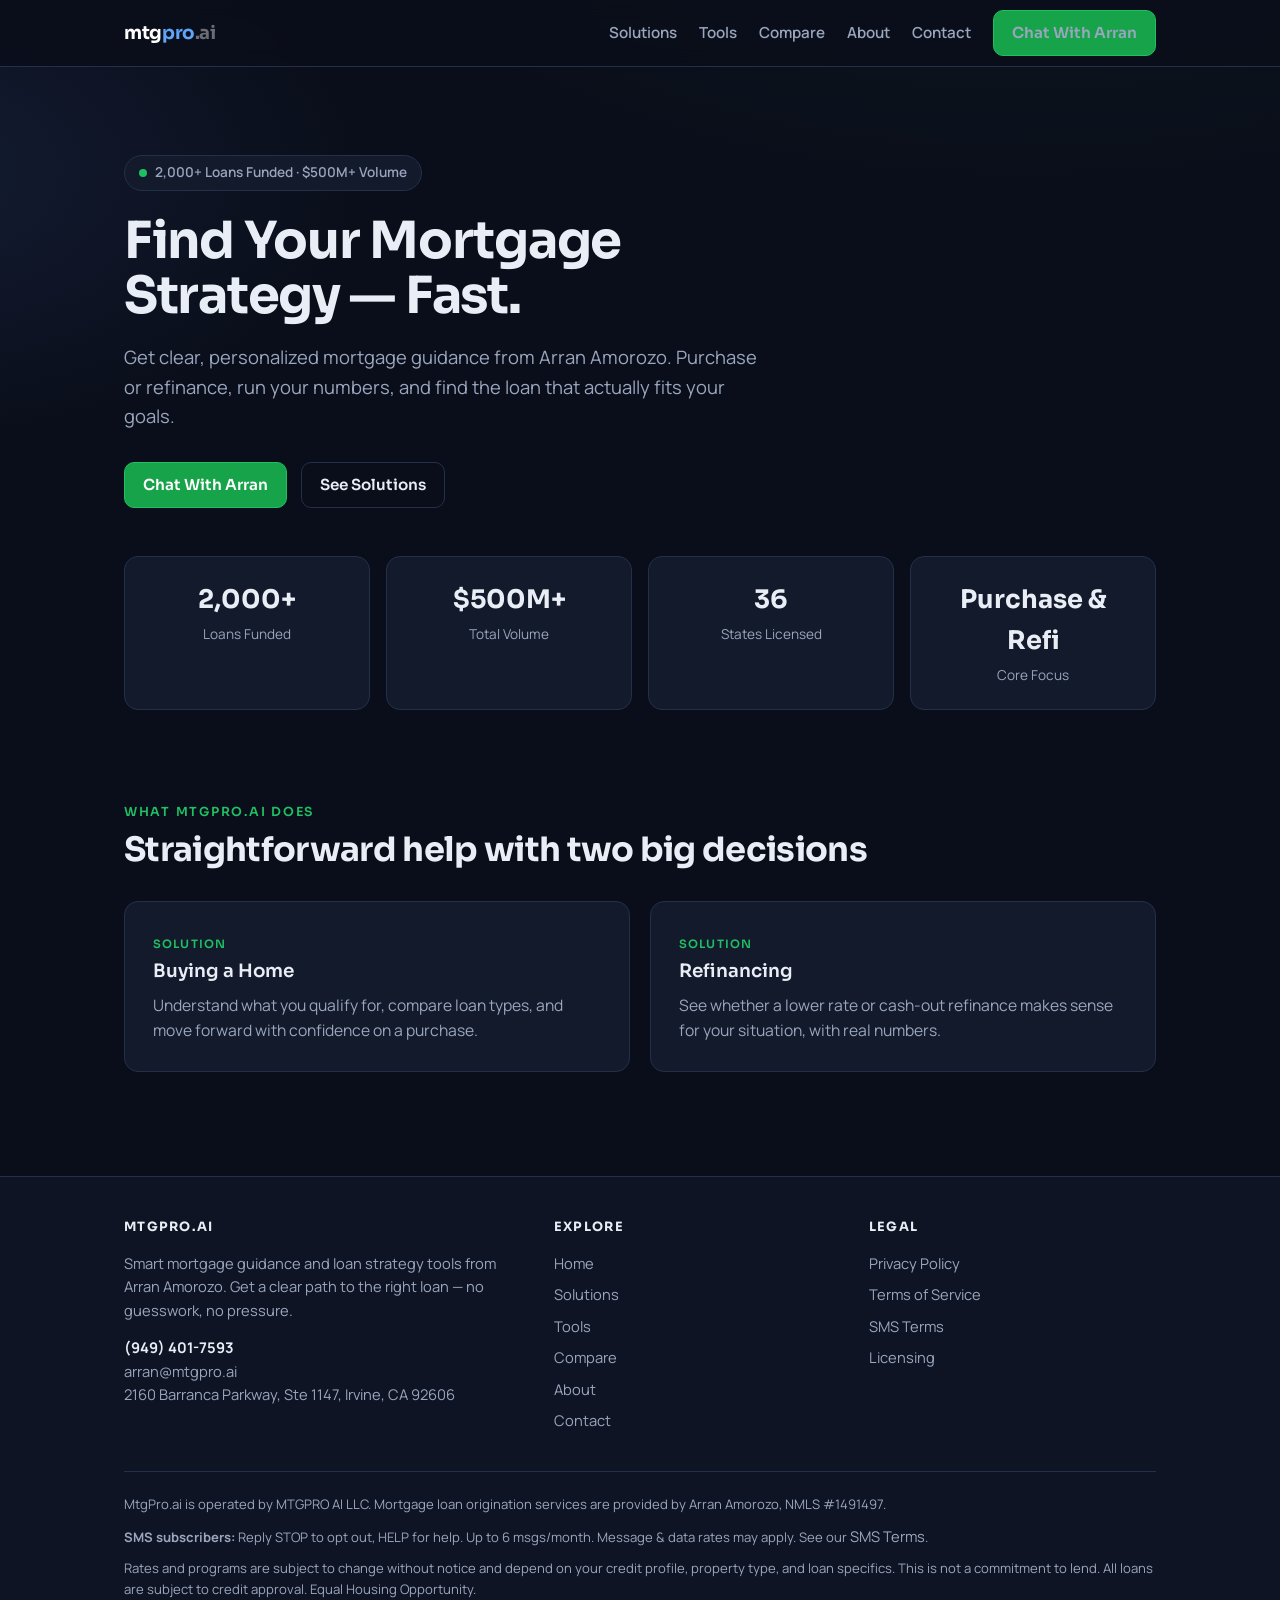
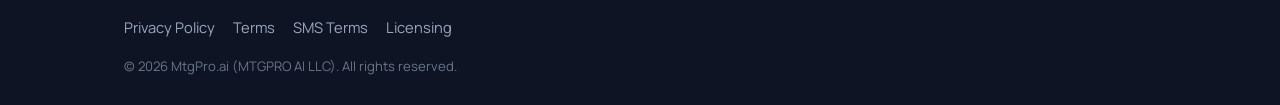
<file: index.html>
<!DOCTYPE html>
<html lang="en">
<head>
<meta charset="utf-8">
<meta name="viewport" content="width=device-width, initial-scale=1">
<title>Smart Mortgage Guidance | MtgPro.ai</title>
<meta name="description" content="MtgPro.ai — smart mortgage guidance from Arran Amorozo. Purchase, refinance, and loan strategy tools.">
<link rel="preconnect" href="https://fonts.googleapis.com">
<link rel="preconnect" href="https://fonts.gstatic.com" crossorigin>
<link href="https://fonts.googleapis.com/css2?family=Sora:wght@400;600;700&family=Manrope:wght@400;500;600;700&display=swap" rel="stylesheet">
<link rel="stylesheet" href="styles.css">
</head>
<body>
<header class="site">
  <div class="wrap nav">
    <a class="brand" href="index.html">mtg<span class="b-pro">pro</span><span class="b-ai">.ai</span></a>
    <nav class="links">
      <a href="solutions.html">Solutions</a><a href="tools.html">Tools</a><a href="compare.html">Compare</a><a href="about.html">About</a><a href="contact.html">Contact</a>
      <a class="btn" href="contact.html">Chat With Arran</a>
    </nav>
  </div>
</header>

<section class="hero">
  <div class="wrap">
    <span class="pill"><span class="dot"></span> 2,000+ Loans Funded · $500M+ Volume</span>
    <h1>Find Your Mortgage<br>Strategy — Fast.</h1>
    <p class="lead" style="margin-top:20px;">Get clear, personalized mortgage guidance from Arran Amorozo. Purchase or refinance, run your numbers, and find the loan that actually fits your goals.</p>
    <div class="cta-row">
      <a class="btn" href="contact.html">Chat With Arran</a>
      <a class="btn ghost" href="solutions.html">See Solutions</a>
    </div>
    <div class="stats">
      <div class="stat"><div class="n">2,000+</div><div class="l">Loans Funded</div></div>
      <div class="stat"><div class="n">$500M+</div><div class="l">Total Volume</div></div>
      <div class="stat"><div class="n">36</div><div class="l">States Licensed</div></div>
      <div class="stat"><div class="n">Purchase &amp; Refi</div><div class="l">Core Focus</div></div>
    </div>
  </div>
</section>

<section style="padding-top:24px;">
  <div class="wrap">
    <span class="eyebrow">What MtgPro.ai Does</span>
    <h2>Straightforward help with two big decisions</h2>
    <div class="grid two" style="margin-top:24px;">
      <div class="card"><span class="tag">Solution</span><h3>Buying a Home</h3><p>Understand what you qualify for, compare loan types, and move forward with confidence on a purchase.</p></div>
      <div class="card"><span class="tag">Solution</span><h3>Refinancing</h3><p>See whether a lower rate or cash-out refinance makes sense for your situation, with real numbers.</p></div>
    </div>
  </div>
</section>

<footer class="site">
  <div class="wrap">
    <div class="cols">
      <div>
        <h4>MtgPro.ai</h4>
        <p style="font-size:.92rem;">Smart mortgage guidance and loan strategy tools from Arran Amorozo. Get a clear path to the right loan — no guesswork, no pressure.</p>
        <p style="margin-top:14px;font-size:.92rem;"><strong style="color:var(--text)">(949) 401-7593</strong><br>arran@mtgpro.ai<br>2160 Barranca Parkway, Ste 1147, Irvine, CA 92606</p>
      </div>
      <div>
        <h4>Explore</h4>
        <ul>
          <li><a href="index.html">Home</a></li>
          <li><a href="solutions.html">Solutions</a></li>
          <li><a href="tools.html">Tools</a></li>
          <li><a href="compare.html">Compare</a></li>
          <li><a href="about.html">About</a></li>
          <li><a href="contact.html">Contact</a></li>
        </ul>
      </div>
      <div>
        <h4>Legal</h4>
        <ul>
          <li><a href="privacy.html">Privacy Policy</a></li>
          <li><a href="terms.html">Terms of Service</a></li>
          <li><a href="sms-terms.html">SMS Terms</a></li>
          <li><a href="licensing.html">Licensing</a></li>
        </ul>
      </div>
    </div>
    <div class="disclaimer">
      <p>MtgPro.ai is operated by MTGPRO AI LLC. Mortgage loan origination services are provided by Arran Amorozo, NMLS #1491497.</p>
      <p><strong>SMS subscribers:</strong> Reply STOP to opt out, HELP for help. Up to 6 msgs/month. Message &amp; data rates may apply. See our <a href="sms-terms.html">SMS Terms</a>.</p>
      <p>Rates and programs are subject to change without notice and depend on your credit profile, property type, and loan specifics. This is not a commitment to lend. All loans are subject to credit approval. Equal Housing Opportunity.</p>
      <div class="legal-links">
        <a href="privacy.html">Privacy Policy</a>
        <a href="terms.html">Terms</a>
        <a href="sms-terms.html">SMS Terms</a>
        <a href="licensing.html">Licensing</a>
      </div>
      <p class="copy">© 2026 MtgPro.ai (MTGPRO AI LLC). All rights reserved.</p>
    </div>
  </div>
</footer>
<!-- GoHighLevel chat widget -->
<script src="https://widgets.leadconnectorhq.com/loader.js" data-resources-url="https://widgets.leadconnectorhq.com/chat-widget/loader.js" data-widget-id="6a1a5d4ab2d4c061bcd7dcba" data-source="WEB_USER"></script>
</body>
</html>
</file>
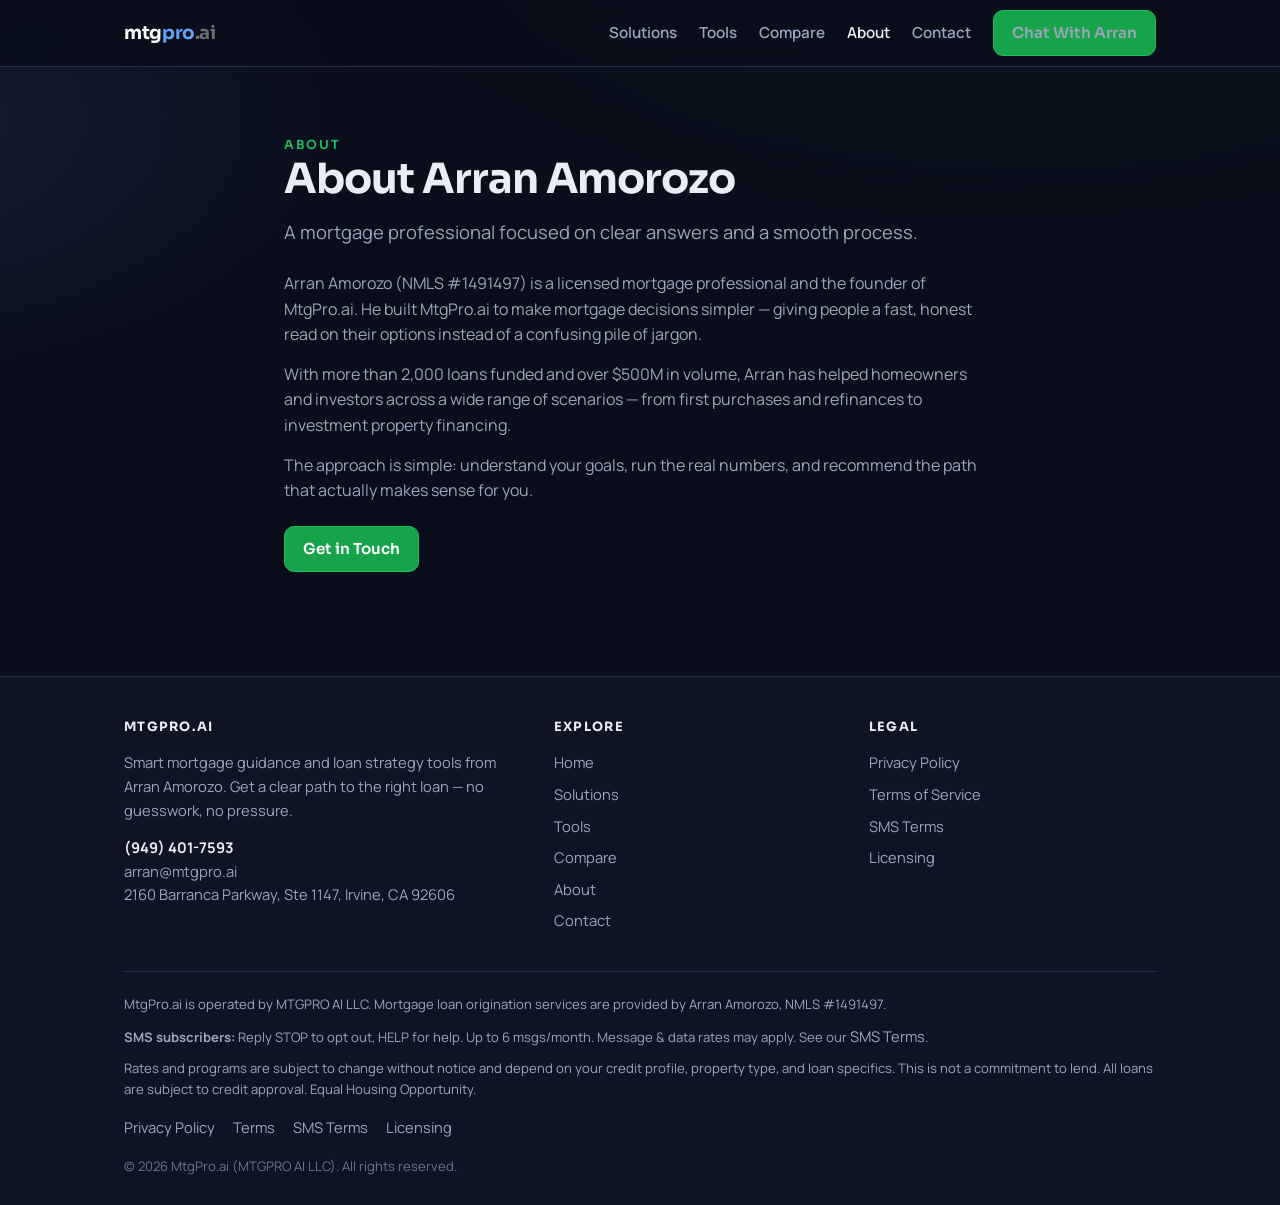
<file: about.html>
<!DOCTYPE html>
<html lang="en">
<head>
<meta charset="utf-8">
<meta name="viewport" content="width=device-width, initial-scale=1">
<title>About Arran Amorozo | MtgPro.ai</title>
<meta name="description" content="MtgPro.ai — smart mortgage guidance from Arran Amorozo. Purchase, refinance, and loan strategy tools.">
<link rel="preconnect" href="https://fonts.googleapis.com">
<link rel="preconnect" href="https://fonts.gstatic.com" crossorigin>
<link href="https://fonts.googleapis.com/css2?family=Sora:wght@400;600;700&family=Manrope:wght@400;500;600;700&display=swap" rel="stylesheet">
<link rel="stylesheet" href="styles.css">
</head>
<body>
<header class="site">
  <div class="wrap nav">
    <a class="brand" href="index.html">mtg<span class="b-pro">pro</span><span class="b-ai">.ai</span></a>
    <nav class="links">
      <a href="solutions.html">Solutions</a><a href="tools.html">Tools</a><a href="compare.html">Compare</a><a href="about.html" class="active">About</a><a href="contact.html">Contact</a>
      <a class="btn" href="contact.html">Chat With Arran</a>
    </nav>
  </div>
</header>

<section>
  <div class="wrap" style="max-width:760px;">
    <span class="eyebrow">About</span>
    <h1 style="font-size:clamp(1.9rem,4vw,2.6rem);">About Arran Amorozo</h1>
    <p class="lead" style="margin-top:16px;">A mortgage professional focused on clear answers and a smooth process.</p>
    <p style="margin-top:24px;">Arran Amorozo (NMLS #1491497) is a licensed mortgage professional and the founder of MtgPro.ai. He built MtgPro.ai to make mortgage decisions simpler — giving people a fast, honest read on their options instead of a confusing pile of jargon.</p>
    <p>With more than 2,000 loans funded and over $500M in volume, Arran has helped homeowners and investors across a wide range of scenarios — from first purchases and refinances to investment property financing.</p>
    <p>The approach is simple: understand your goals, run the real numbers, and recommend the path that actually makes sense for you.</p>
    <p style="margin-top:22px;"><a class="btn" href="contact.html">Get in Touch</a></p>
  </div>
</section>

<footer class="site">
  <div class="wrap">
    <div class="cols">
      <div>
        <h4>MtgPro.ai</h4>
        <p style="font-size:.92rem;">Smart mortgage guidance and loan strategy tools from Arran Amorozo. Get a clear path to the right loan — no guesswork, no pressure.</p>
        <p style="margin-top:14px;font-size:.92rem;"><strong style="color:var(--text)">(949) 401-7593</strong><br>arran@mtgpro.ai<br>2160 Barranca Parkway, Ste 1147, Irvine, CA 92606</p>
      </div>
      <div>
        <h4>Explore</h4>
        <ul>
          <li><a href="index.html">Home</a></li>
          <li><a href="solutions.html">Solutions</a></li>
          <li><a href="tools.html">Tools</a></li>
          <li><a href="compare.html">Compare</a></li>
          <li><a href="about.html">About</a></li>
          <li><a href="contact.html">Contact</a></li>
        </ul>
      </div>
      <div>
        <h4>Legal</h4>
        <ul>
          <li><a href="privacy.html">Privacy Policy</a></li>
          <li><a href="terms.html">Terms of Service</a></li>
          <li><a href="sms-terms.html">SMS Terms</a></li>
          <li><a href="licensing.html">Licensing</a></li>
        </ul>
      </div>
    </div>
    <div class="disclaimer">
      <p>MtgPro.ai is operated by MTGPRO AI LLC. Mortgage loan origination services are provided by Arran Amorozo, NMLS #1491497.</p>
      <p><strong>SMS subscribers:</strong> Reply STOP to opt out, HELP for help. Up to 6 msgs/month. Message &amp; data rates may apply. See our <a href="sms-terms.html">SMS Terms</a>.</p>
      <p>Rates and programs are subject to change without notice and depend on your credit profile, property type, and loan specifics. This is not a commitment to lend. All loans are subject to credit approval. Equal Housing Opportunity.</p>
      <div class="legal-links">
        <a href="privacy.html">Privacy Policy</a>
        <a href="terms.html">Terms</a>
        <a href="sms-terms.html">SMS Terms</a>
        <a href="licensing.html">Licensing</a>
      </div>
      <p class="copy">© 2026 MtgPro.ai (MTGPRO AI LLC). All rights reserved.</p>
    </div>
  </div>
</footer>
<!-- GoHighLevel chat widget -->
<script src="https://widgets.leadconnectorhq.com/loader.js" data-resources-url="https://widgets.leadconnectorhq.com/chat-widget/loader.js" data-widget-id="6a1a5d4ab2d4c061bcd7dcba" data-source="WEB_USER"></script>
</body>
</html>
</file>
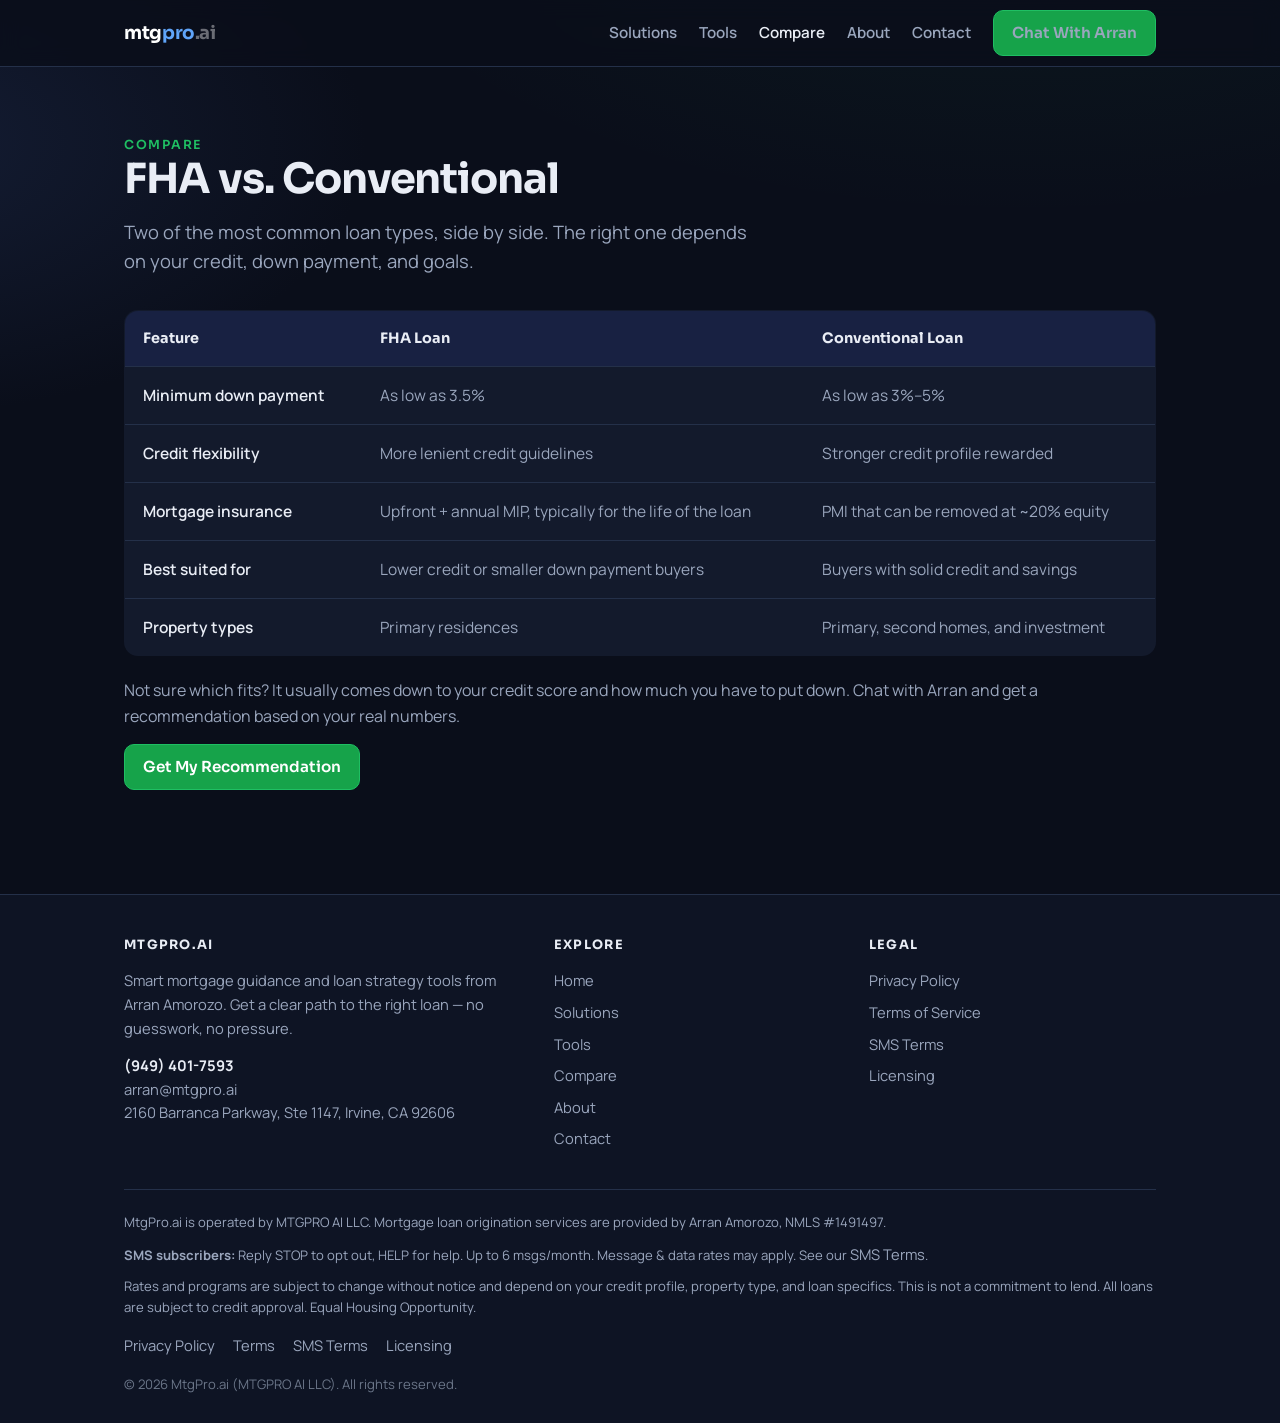
<file: compare.html>
<!DOCTYPE html>
<html lang="en">
<head>
<meta charset="utf-8">
<meta name="viewport" content="width=device-width, initial-scale=1">
<title>Compare — FHA vs. Conventional | MtgPro.ai</title>
<meta name="description" content="MtgPro.ai — smart mortgage guidance from Arran Amorozo. Purchase, refinance, and loan strategy tools.">
<link rel="preconnect" href="https://fonts.googleapis.com">
<link rel="preconnect" href="https://fonts.gstatic.com" crossorigin>
<link href="https://fonts.googleapis.com/css2?family=Sora:wght@400;600;700&family=Manrope:wght@400;500;600;700&display=swap" rel="stylesheet">
<link rel="stylesheet" href="styles.css">
</head>
<body>
<header class="site">
  <div class="wrap nav">
    <a class="brand" href="index.html">mtg<span class="b-pro">pro</span><span class="b-ai">.ai</span></a>
    <nav class="links">
      <a href="solutions.html">Solutions</a><a href="tools.html">Tools</a><a href="compare.html" class="active">Compare</a><a href="about.html">About</a><a href="contact.html">Contact</a>
      <a class="btn" href="contact.html">Chat With Arran</a>
    </nav>
  </div>
</header>

<section>
  <div class="wrap">
    <span class="eyebrow">Compare</span>
    <h1 style="font-size:clamp(1.9rem,4vw,2.6rem);">FHA vs. Conventional</h1>
    <p class="lead" style="margin-top:16px;">Two of the most common loan types, side by side. The right one depends on your credit, down payment, and goals.</p>
    <div style="margin-top:34px;">
      <table class="cmp">
        <thead><tr><th>Feature</th><th>FHA Loan</th><th>Conventional Loan</th></tr></thead>
        <tbody>
          <tr><td>Minimum down payment</td><td>As low as 3.5%</td><td>As low as 3%–5%</td></tr>
          <tr><td>Credit flexibility</td><td>More lenient credit guidelines</td><td>Stronger credit profile rewarded</td></tr>
          <tr><td>Mortgage insurance</td><td>Upfront + annual MIP, typically for the life of the loan</td><td>PMI that can be removed at ~20% equity</td></tr>
          <tr><td>Best suited for</td><td>Lower credit or smaller down payment buyers</td><td>Buyers with solid credit and savings</td></tr>
          <tr><td>Property types</td><td>Primary residences</td><td>Primary, second homes, and investment</td></tr>
        </tbody>
      </table>
      <p style="margin-top:22px;">Not sure which fits? It usually comes down to your credit score and how much you have to put down. Chat with Arran and get a recommendation based on your real numbers.</p>
      <p style="margin-top:14px;"><a class="btn" href="contact.html">Get My Recommendation</a></p>
    </div>
  </div>
</section>

<footer class="site">
  <div class="wrap">
    <div class="cols">
      <div>
        <h4>MtgPro.ai</h4>
        <p style="font-size:.92rem;">Smart mortgage guidance and loan strategy tools from Arran Amorozo. Get a clear path to the right loan — no guesswork, no pressure.</p>
        <p style="margin-top:14px;font-size:.92rem;"><strong style="color:var(--text)">(949) 401-7593</strong><br>arran@mtgpro.ai<br>2160 Barranca Parkway, Ste 1147, Irvine, CA 92606</p>
      </div>
      <div>
        <h4>Explore</h4>
        <ul>
          <li><a href="index.html">Home</a></li>
          <li><a href="solutions.html">Solutions</a></li>
          <li><a href="tools.html">Tools</a></li>
          <li><a href="compare.html">Compare</a></li>
          <li><a href="about.html">About</a></li>
          <li><a href="contact.html">Contact</a></li>
        </ul>
      </div>
      <div>
        <h4>Legal</h4>
        <ul>
          <li><a href="privacy.html">Privacy Policy</a></li>
          <li><a href="terms.html">Terms of Service</a></li>
          <li><a href="sms-terms.html">SMS Terms</a></li>
          <li><a href="licensing.html">Licensing</a></li>
        </ul>
      </div>
    </div>
    <div class="disclaimer">
      <p>MtgPro.ai is operated by MTGPRO AI LLC. Mortgage loan origination services are provided by Arran Amorozo, NMLS #1491497.</p>
      <p><strong>SMS subscribers:</strong> Reply STOP to opt out, HELP for help. Up to 6 msgs/month. Message &amp; data rates may apply. See our <a href="sms-terms.html">SMS Terms</a>.</p>
      <p>Rates and programs are subject to change without notice and depend on your credit profile, property type, and loan specifics. This is not a commitment to lend. All loans are subject to credit approval. Equal Housing Opportunity.</p>
      <div class="legal-links">
        <a href="privacy.html">Privacy Policy</a>
        <a href="terms.html">Terms</a>
        <a href="sms-terms.html">SMS Terms</a>
        <a href="licensing.html">Licensing</a>
      </div>
      <p class="copy">© 2026 MtgPro.ai (MTGPRO AI LLC). All rights reserved.</p>
    </div>
  </div>
</footer>
<!-- GoHighLevel chat widget -->
<script src="https://widgets.leadconnectorhq.com/loader.js" data-resources-url="https://widgets.leadconnectorhq.com/chat-widget/loader.js" data-widget-id="6a1a5d4ab2d4c061bcd7dcba" data-source="WEB_USER"></script>
</body>
</html>
</file>
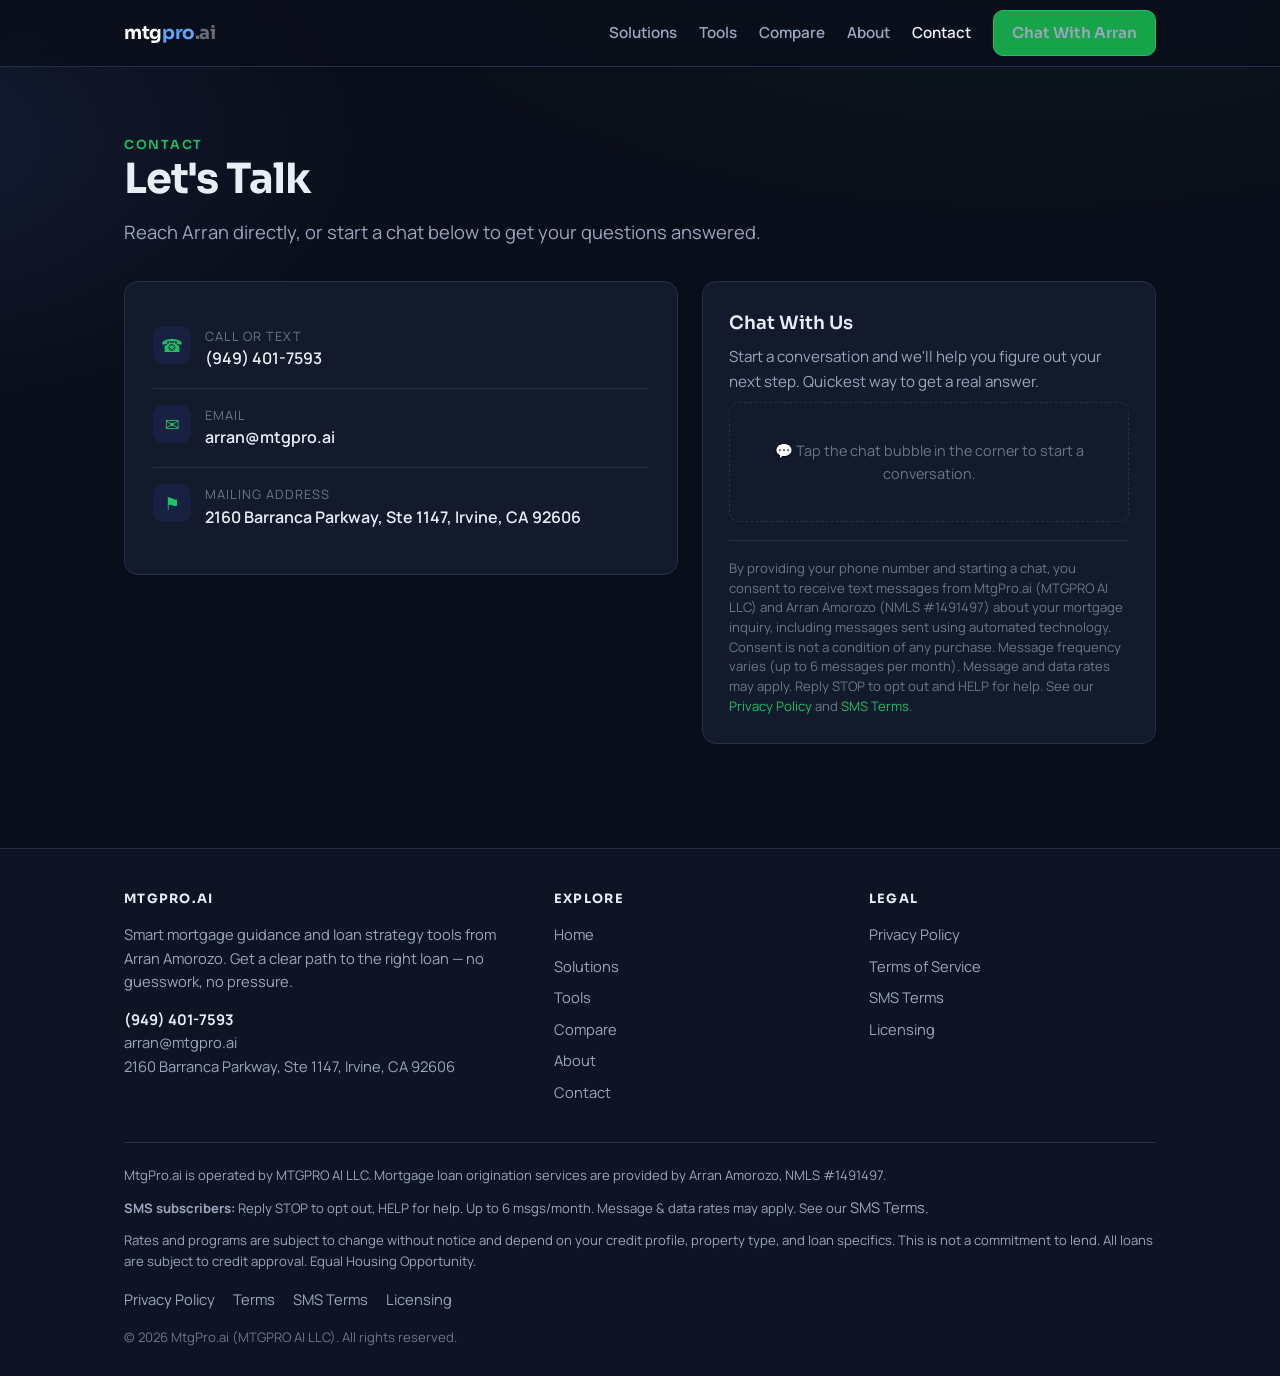
<file: contact.html>
<!DOCTYPE html>
<html lang="en">
<head>
<meta charset="utf-8">
<meta name="viewport" content="width=device-width, initial-scale=1">
<title>Contact | MtgPro.ai</title>
<meta name="description" content="MtgPro.ai — smart mortgage guidance from Arran Amorozo. Purchase, refinance, and loan strategy tools.">
<link rel="preconnect" href="https://fonts.googleapis.com">
<link rel="preconnect" href="https://fonts.gstatic.com" crossorigin>
<link href="https://fonts.googleapis.com/css2?family=Sora:wght@400;600;700&family=Manrope:wght@400;500;600;700&display=swap" rel="stylesheet">
<link rel="stylesheet" href="styles.css">
</head>
<body>
<header class="site">
  <div class="wrap nav">
    <a class="brand" href="index.html">mtg<span class="b-pro">pro</span><span class="b-ai">.ai</span></a>
    <nav class="links">
      <a href="solutions.html">Solutions</a><a href="tools.html">Tools</a><a href="compare.html">Compare</a><a href="about.html">About</a><a href="contact.html" class="active">Contact</a>
      <a class="btn" href="contact.html">Chat With Arran</a>
    </nav>
  </div>
</header>

<section>
  <div class="wrap">
    <span class="eyebrow">Contact</span>
    <h1 style="font-size:clamp(1.9rem,4vw,2.6rem);">Let's Talk</h1>
    <p class="lead" style="margin-top:16px;">Reach Arran directly, or start a chat below to get your questions answered.</p>

    <div class="contact-grid" style="margin-top:34px;">
      <div class="card">
        <div class="info-row">
          <div class="ic">&#9742;</div>
          <div><div class="k">Call or Text</div><div class="v"><a href="tel:+19494017593" style="color:var(--text)">(949) 401-7593</a></div></div>
        </div>
        <div class="info-row">
          <div class="ic">&#9993;</div>
          <div><div class="k">Email</div><div class="v"><a href="mailto:arran@mtgpro.ai" style="color:var(--text)">arran@mtgpro.ai</a></div></div>
        </div>
        <div class="info-row">
          <div class="ic">&#9873;</div>
          <div><div class="k">Mailing Address</div><div class="v">2160 Barranca Parkway, Ste 1147, Irvine, CA 92606</div></div>
        </div>
      </div>

      <div class="chat-card">
        <h3>Chat With Us</h3>
        <p style="font-size:.95rem;">Start a conversation and we'll help you figure out your next step. Quickest way to get a real answer.</p>

        <div class="chat-embed">&#128172; Tap the chat bubble in the corner to start a conversation.</div>

        <div class="consent">
          By providing your phone number and starting a chat, you consent to receive
          text messages from MtgPro.ai (MTGPRO AI LLC) and Arran Amorozo (NMLS #1491497)
          about your mortgage inquiry, including messages sent using automated technology.
          Consent is not a condition of any purchase. Message frequency varies (up to 6
          messages per month). Message and data rates may apply. Reply STOP to opt out and
          HELP for help. See our <a href="privacy.html">Privacy Policy</a> and
          <a href="sms-terms.html">SMS Terms</a>.
        </div>
      </div>
    </div>
  </div>
</section>

<footer class="site">
  <div class="wrap">
    <div class="cols">
      <div>
        <h4>MtgPro.ai</h4>
        <p style="font-size:.92rem;">Smart mortgage guidance and loan strategy tools from Arran Amorozo. Get a clear path to the right loan — no guesswork, no pressure.</p>
        <p style="margin-top:14px;font-size:.92rem;"><strong style="color:var(--text)">(949) 401-7593</strong><br>arran@mtgpro.ai<br>2160 Barranca Parkway, Ste 1147, Irvine, CA 92606</p>
      </div>
      <div>
        <h4>Explore</h4>
        <ul>
          <li><a href="index.html">Home</a></li>
          <li><a href="solutions.html">Solutions</a></li>
          <li><a href="tools.html">Tools</a></li>
          <li><a href="compare.html">Compare</a></li>
          <li><a href="about.html">About</a></li>
          <li><a href="contact.html">Contact</a></li>
        </ul>
      </div>
      <div>
        <h4>Legal</h4>
        <ul>
          <li><a href="privacy.html">Privacy Policy</a></li>
          <li><a href="terms.html">Terms of Service</a></li>
          <li><a href="sms-terms.html">SMS Terms</a></li>
          <li><a href="licensing.html">Licensing</a></li>
        </ul>
      </div>
    </div>
    <div class="disclaimer">
      <p>MtgPro.ai is operated by MTGPRO AI LLC. Mortgage loan origination services are provided by Arran Amorozo, NMLS #1491497.</p>
      <p><strong>SMS subscribers:</strong> Reply STOP to opt out, HELP for help. Up to 6 msgs/month. Message &amp; data rates may apply. See our <a href="sms-terms.html">SMS Terms</a>.</p>
      <p>Rates and programs are subject to change without notice and depend on your credit profile, property type, and loan specifics. This is not a commitment to lend. All loans are subject to credit approval. Equal Housing Opportunity.</p>
      <div class="legal-links">
        <a href="privacy.html">Privacy Policy</a>
        <a href="terms.html">Terms</a>
        <a href="sms-terms.html">SMS Terms</a>
        <a href="licensing.html">Licensing</a>
      </div>
      <p class="copy">© 2026 MtgPro.ai (MTGPRO AI LLC). All rights reserved.</p>
    </div>
  </div>
</footer>

<!-- GoHighLevel chat widget (SMS opt-in mechanism) -->
<script src="https://widgets.leadconnectorhq.com/loader.js" data-resources-url="https://widgets.leadconnectorhq.com/chat-widget/loader.js" data-widget-id="6a1a5d4ab2d4c061bcd7dcba" data-source="WEB_USER"></script>
</body>
</html>
</file>
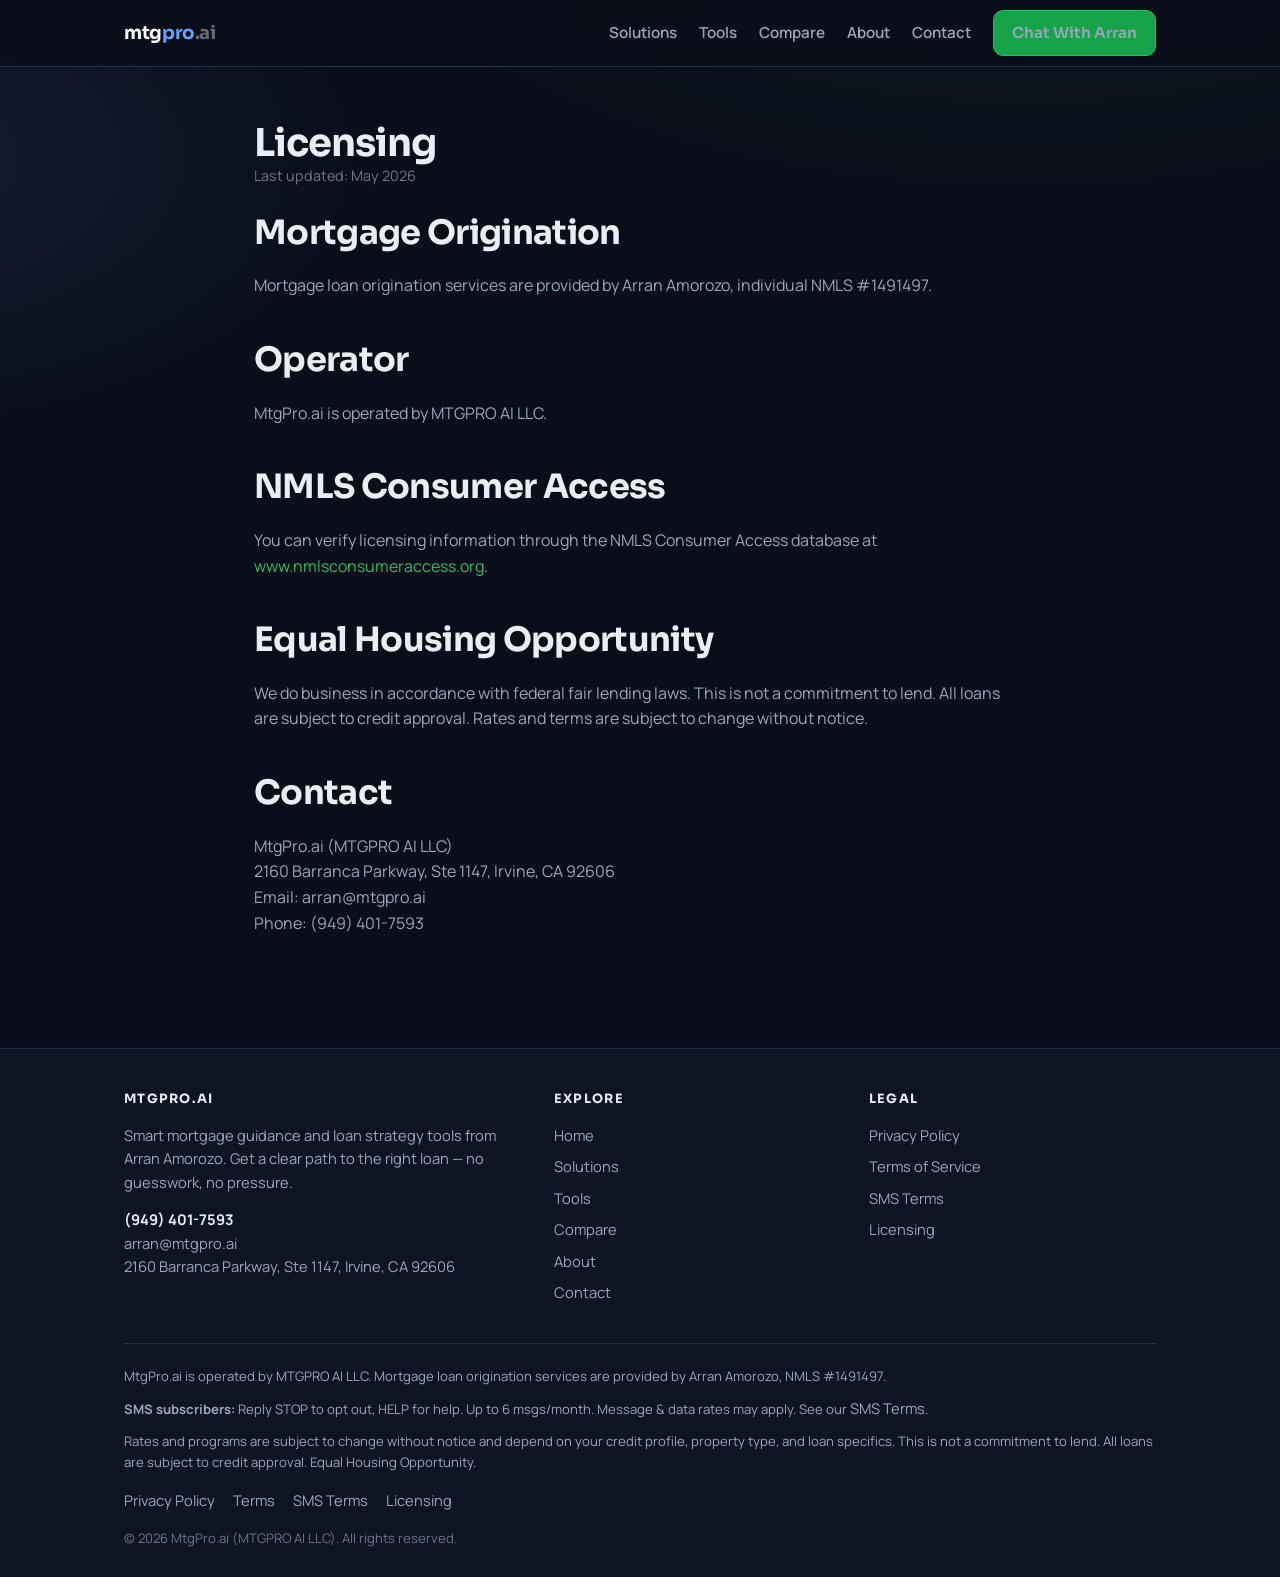
<file: licensing.html>
<!DOCTYPE html>
<html lang="en">
<head>
<meta charset="utf-8">
<meta name="viewport" content="width=device-width, initial-scale=1">
<title>Licensing | MtgPro.ai</title>
<meta name="description" content="MtgPro.ai — smart mortgage guidance from Arran Amorozo. Purchase, refinance, and loan strategy tools.">
<link rel="preconnect" href="https://fonts.googleapis.com">
<link rel="preconnect" href="https://fonts.gstatic.com" crossorigin>
<link href="https://fonts.googleapis.com/css2?family=Sora:wght@400;600;700&family=Manrope:wght@400;500;600;700&display=swap" rel="stylesheet">
<link rel="stylesheet" href="styles.css">
</head>
<body>
<header class="site">
  <div class="wrap nav">
    <a class="brand" href="index.html">mtg<span class="b-pro">pro</span><span class="b-ai">.ai</span></a>
    <nav class="links">
      <a href="solutions.html">Solutions</a><a href="tools.html">Tools</a><a href="compare.html">Compare</a><a href="about.html">About</a><a href="contact.html">Contact</a>
      <a class="btn" href="contact.html">Chat With Arran</a>
    </nav>
  </div>
</header>

<section class="legal">
  <div class="wrap" style="max-width:820px;">
    <h1 style="font-size:clamp(1.8rem,4vw,2.4rem);">Licensing</h1>
    <p class="updated">Last updated: May 2026</p>

    <h2>Mortgage Origination</h2>
    <p>Mortgage loan origination services are provided by Arran Amorozo, individual NMLS #1491497.</p>

    <h2>Operator</h2>
    <p>MtgPro.ai is operated by MTGPRO AI LLC.</p>

    <h2>NMLS Consumer Access</h2>
    <p>You can verify licensing information through the NMLS Consumer Access database at <a href="https://www.nmlsconsumeraccess.org" target="_blank" rel="noopener">www.nmlsconsumeraccess.org</a>.</p>

    <h2>Equal Housing Opportunity</h2>
    <p>We do business in accordance with federal fair lending laws. This is not a commitment to lend. All loans are subject to credit approval. Rates and terms are subject to change without notice.</p>

    <h2>Contact</h2>
    <p>MtgPro.ai (MTGPRO AI LLC)<br>2160 Barranca Parkway, Ste 1147, Irvine, CA 92606<br>Email: arran@mtgpro.ai<br>Phone: (949) 401-7593</p>
  </div>
</section>

<footer class="site">
  <div class="wrap">
    <div class="cols">
      <div>
        <h4>MtgPro.ai</h4>
        <p style="font-size:.92rem;">Smart mortgage guidance and loan strategy tools from Arran Amorozo. Get a clear path to the right loan — no guesswork, no pressure.</p>
        <p style="margin-top:14px;font-size:.92rem;"><strong style="color:var(--text)">(949) 401-7593</strong><br>arran@mtgpro.ai<br>2160 Barranca Parkway, Ste 1147, Irvine, CA 92606</p>
      </div>
      <div>
        <h4>Explore</h4>
        <ul>
          <li><a href="index.html">Home</a></li>
          <li><a href="solutions.html">Solutions</a></li>
          <li><a href="tools.html">Tools</a></li>
          <li><a href="compare.html">Compare</a></li>
          <li><a href="about.html">About</a></li>
          <li><a href="contact.html">Contact</a></li>
        </ul>
      </div>
      <div>
        <h4>Legal</h4>
        <ul>
          <li><a href="privacy.html">Privacy Policy</a></li>
          <li><a href="terms.html">Terms of Service</a></li>
          <li><a href="sms-terms.html">SMS Terms</a></li>
          <li><a href="licensing.html">Licensing</a></li>
        </ul>
      </div>
    </div>
    <div class="disclaimer">
      <p>MtgPro.ai is operated by MTGPRO AI LLC. Mortgage loan origination services are provided by Arran Amorozo, NMLS #1491497.</p>
      <p><strong>SMS subscribers:</strong> Reply STOP to opt out, HELP for help. Up to 6 msgs/month. Message &amp; data rates may apply. See our <a href="sms-terms.html">SMS Terms</a>.</p>
      <p>Rates and programs are subject to change without notice and depend on your credit profile, property type, and loan specifics. This is not a commitment to lend. All loans are subject to credit approval. Equal Housing Opportunity.</p>
      <div class="legal-links">
        <a href="privacy.html">Privacy Policy</a>
        <a href="terms.html">Terms</a>
        <a href="sms-terms.html">SMS Terms</a>
        <a href="licensing.html">Licensing</a>
      </div>
      <p class="copy">© 2026 MtgPro.ai (MTGPRO AI LLC). All rights reserved.</p>
    </div>
  </div>
</footer>
<!-- GoHighLevel chat widget -->
<script src="https://widgets.leadconnectorhq.com/loader.js" data-resources-url="https://widgets.leadconnectorhq.com/chat-widget/loader.js" data-widget-id="6a1a5d4ab2d4c061bcd7dcba" data-source="WEB_USER"></script>
</body>
</html>
</file>
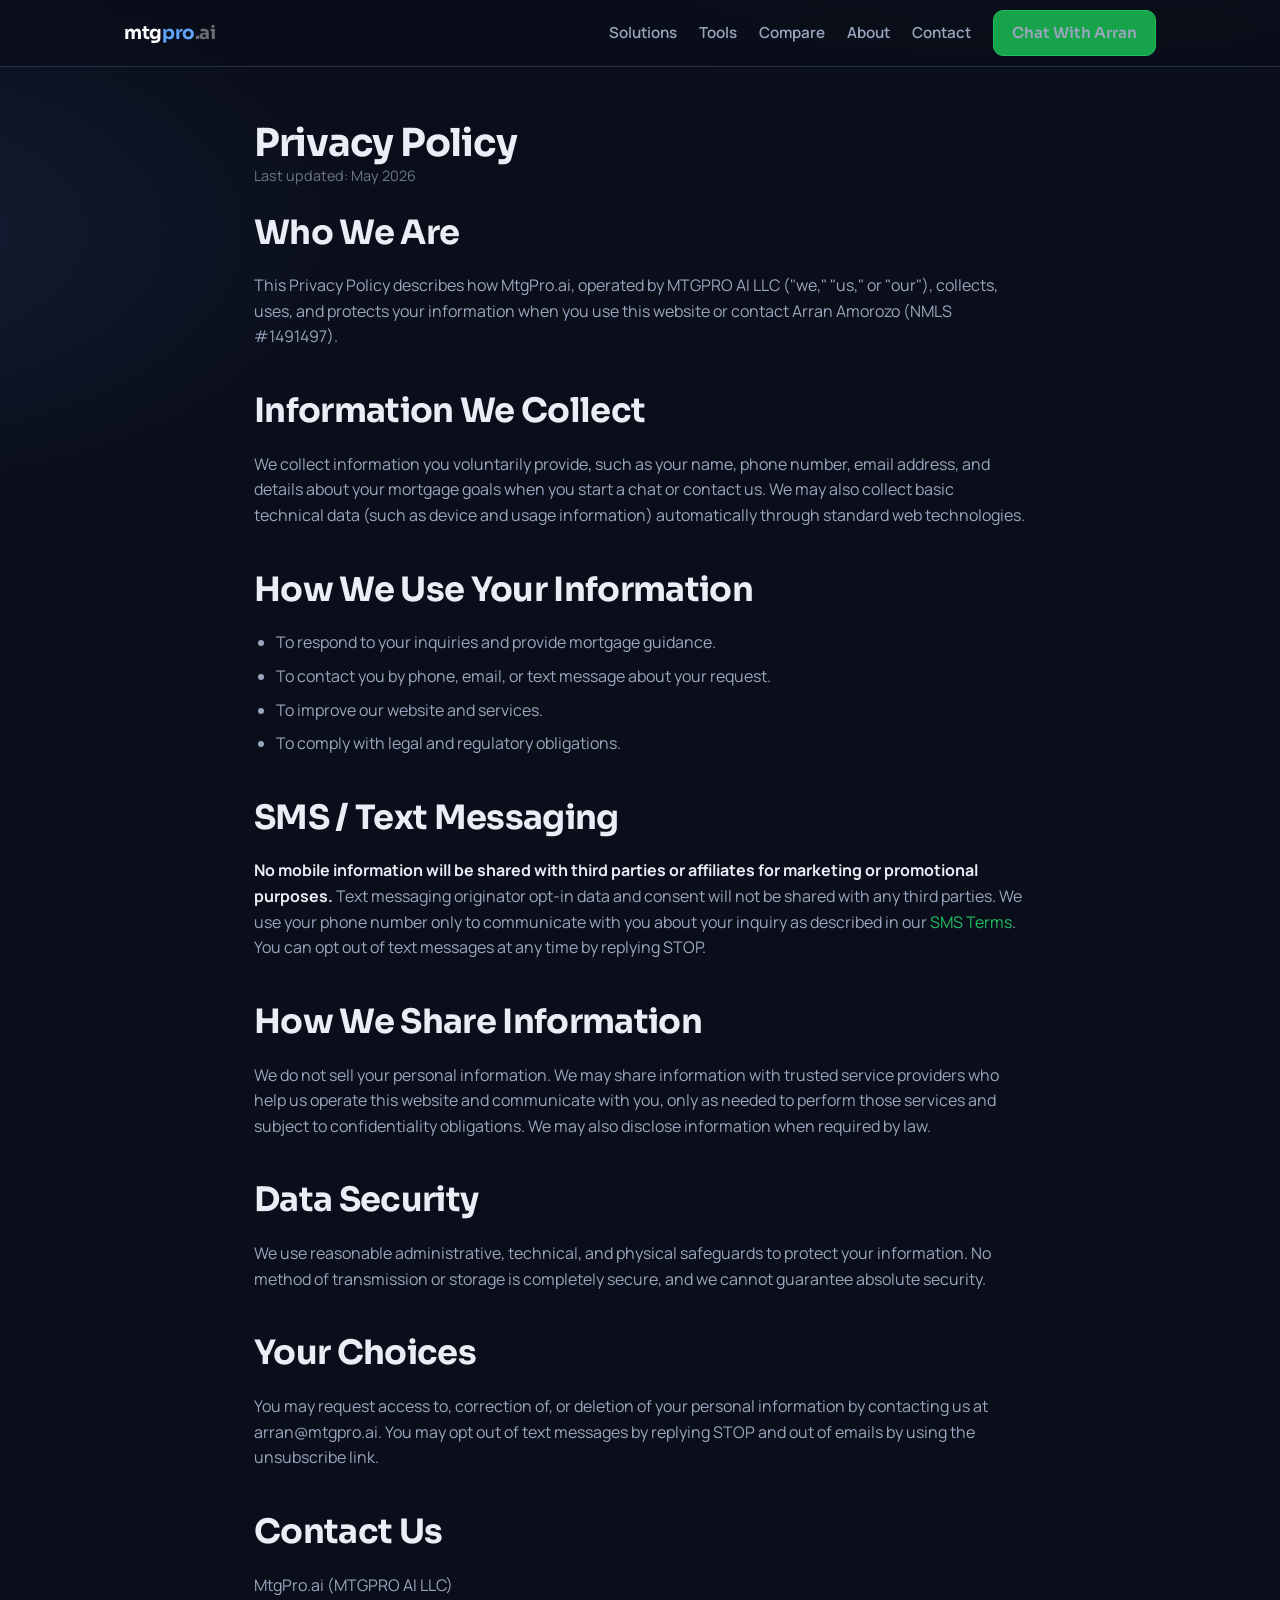
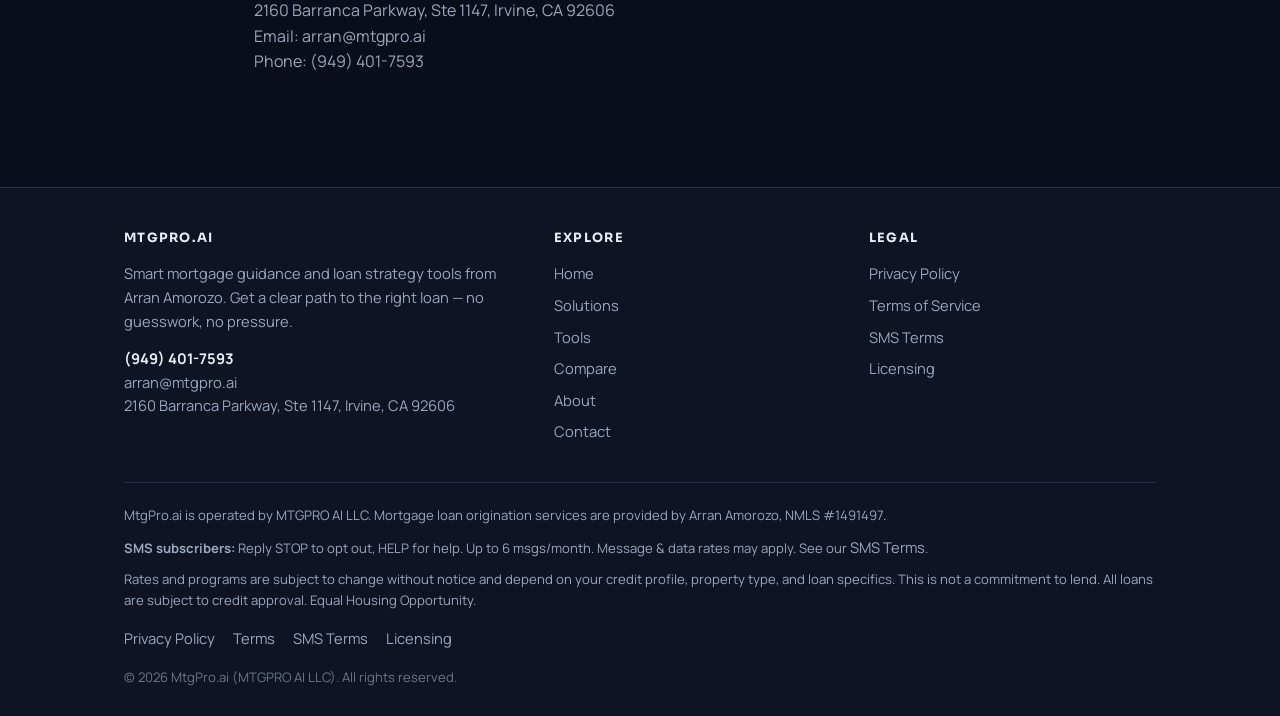
<file: privacy.html>
<!DOCTYPE html>
<html lang="en">
<head>
<meta charset="utf-8">
<meta name="viewport" content="width=device-width, initial-scale=1">
<title>Privacy Policy | MtgPro.ai</title>
<meta name="description" content="MtgPro.ai — smart mortgage guidance from Arran Amorozo. Purchase, refinance, and loan strategy tools.">
<link rel="preconnect" href="https://fonts.googleapis.com">
<link rel="preconnect" href="https://fonts.gstatic.com" crossorigin>
<link href="https://fonts.googleapis.com/css2?family=Sora:wght@400;600;700&family=Manrope:wght@400;500;600;700&display=swap" rel="stylesheet">
<link rel="stylesheet" href="styles.css">
</head>
<body>
<header class="site">
  <div class="wrap nav">
    <a class="brand" href="index.html">mtg<span class="b-pro">pro</span><span class="b-ai">.ai</span></a>
    <nav class="links">
      <a href="solutions.html">Solutions</a><a href="tools.html">Tools</a><a href="compare.html">Compare</a><a href="about.html">About</a><a href="contact.html">Contact</a>
      <a class="btn" href="contact.html">Chat With Arran</a>
    </nav>
  </div>
</header>

<section class="legal">
  <div class="wrap" style="max-width:820px;">
    <h1 style="font-size:clamp(1.8rem,4vw,2.4rem);">Privacy Policy</h1>
    <p class="updated">Last updated: May 2026</p>

    <h2>Who We Are</h2>
    <p>This Privacy Policy describes how MtgPro.ai, operated by MTGPRO AI LLC ("we," "us," or "our"), collects, uses, and protects your information when you use this website or contact Arran Amorozo (NMLS #1491497).</p>

    <h2>Information We Collect</h2>
    <p>We collect information you voluntarily provide, such as your name, phone number, email address, and details about your mortgage goals when you start a chat or contact us. We may also collect basic technical data (such as device and usage information) automatically through standard web technologies.</p>

    <h2>How We Use Your Information</h2>
    <ul>
      <li>To respond to your inquiries and provide mortgage guidance.</li>
      <li>To contact you by phone, email, or text message about your request.</li>
      <li>To improve our website and services.</li>
      <li>To comply with legal and regulatory obligations.</li>
    </ul>

    <h2>SMS / Text Messaging</h2>
    <p><strong>No mobile information will be shared with third parties or affiliates for marketing or promotional purposes.</strong> Text messaging originator opt-in data and consent will not be shared with any third parties. We use your phone number only to communicate with you about your inquiry as described in our <a href="sms-terms.html">SMS Terms</a>. You can opt out of text messages at any time by replying STOP.</p>

    <h2>How We Share Information</h2>
    <p>We do not sell your personal information. We may share information with trusted service providers who help us operate this website and communicate with you, only as needed to perform those services and subject to confidentiality obligations. We may also disclose information when required by law.</p>

    <h2>Data Security</h2>
    <p>We use reasonable administrative, technical, and physical safeguards to protect your information. No method of transmission or storage is completely secure, and we cannot guarantee absolute security.</p>

    <h2>Your Choices</h2>
    <p>You may request access to, correction of, or deletion of your personal information by contacting us at arran@mtgpro.ai. You may opt out of text messages by replying STOP and out of emails by using the unsubscribe link.</p>

    <h2>Contact Us</h2>
    <p>MtgPro.ai (MTGPRO AI LLC)<br>2160 Barranca Parkway, Ste 1147, Irvine, CA 92606<br>Email: arran@mtgpro.ai<br>Phone: (949) 401-7593</p>
  </div>
</section>

<footer class="site">
  <div class="wrap">
    <div class="cols">
      <div>
        <h4>MtgPro.ai</h4>
        <p style="font-size:.92rem;">Smart mortgage guidance and loan strategy tools from Arran Amorozo. Get a clear path to the right loan — no guesswork, no pressure.</p>
        <p style="margin-top:14px;font-size:.92rem;"><strong style="color:var(--text)">(949) 401-7593</strong><br>arran@mtgpro.ai<br>2160 Barranca Parkway, Ste 1147, Irvine, CA 92606</p>
      </div>
      <div>
        <h4>Explore</h4>
        <ul>
          <li><a href="index.html">Home</a></li>
          <li><a href="solutions.html">Solutions</a></li>
          <li><a href="tools.html">Tools</a></li>
          <li><a href="compare.html">Compare</a></li>
          <li><a href="about.html">About</a></li>
          <li><a href="contact.html">Contact</a></li>
        </ul>
      </div>
      <div>
        <h4>Legal</h4>
        <ul>
          <li><a href="privacy.html">Privacy Policy</a></li>
          <li><a href="terms.html">Terms of Service</a></li>
          <li><a href="sms-terms.html">SMS Terms</a></li>
          <li><a href="licensing.html">Licensing</a></li>
        </ul>
      </div>
    </div>
    <div class="disclaimer">
      <p>MtgPro.ai is operated by MTGPRO AI LLC. Mortgage loan origination services are provided by Arran Amorozo, NMLS #1491497.</p>
      <p><strong>SMS subscribers:</strong> Reply STOP to opt out, HELP for help. Up to 6 msgs/month. Message &amp; data rates may apply. See our <a href="sms-terms.html">SMS Terms</a>.</p>
      <p>Rates and programs are subject to change without notice and depend on your credit profile, property type, and loan specifics. This is not a commitment to lend. All loans are subject to credit approval. Equal Housing Opportunity.</p>
      <div class="legal-links">
        <a href="privacy.html">Privacy Policy</a>
        <a href="terms.html">Terms</a>
        <a href="sms-terms.html">SMS Terms</a>
        <a href="licensing.html">Licensing</a>
      </div>
      <p class="copy">© 2026 MtgPro.ai (MTGPRO AI LLC). All rights reserved.</p>
    </div>
  </div>
</footer>
<!-- GoHighLevel chat widget -->
<script src="https://widgets.leadconnectorhq.com/loader.js" data-resources-url="https://widgets.leadconnectorhq.com/chat-widget/loader.js" data-widget-id="6a1a5d4ab2d4c061bcd7dcba" data-source="WEB_USER"></script>
</body>
</html>
</file>
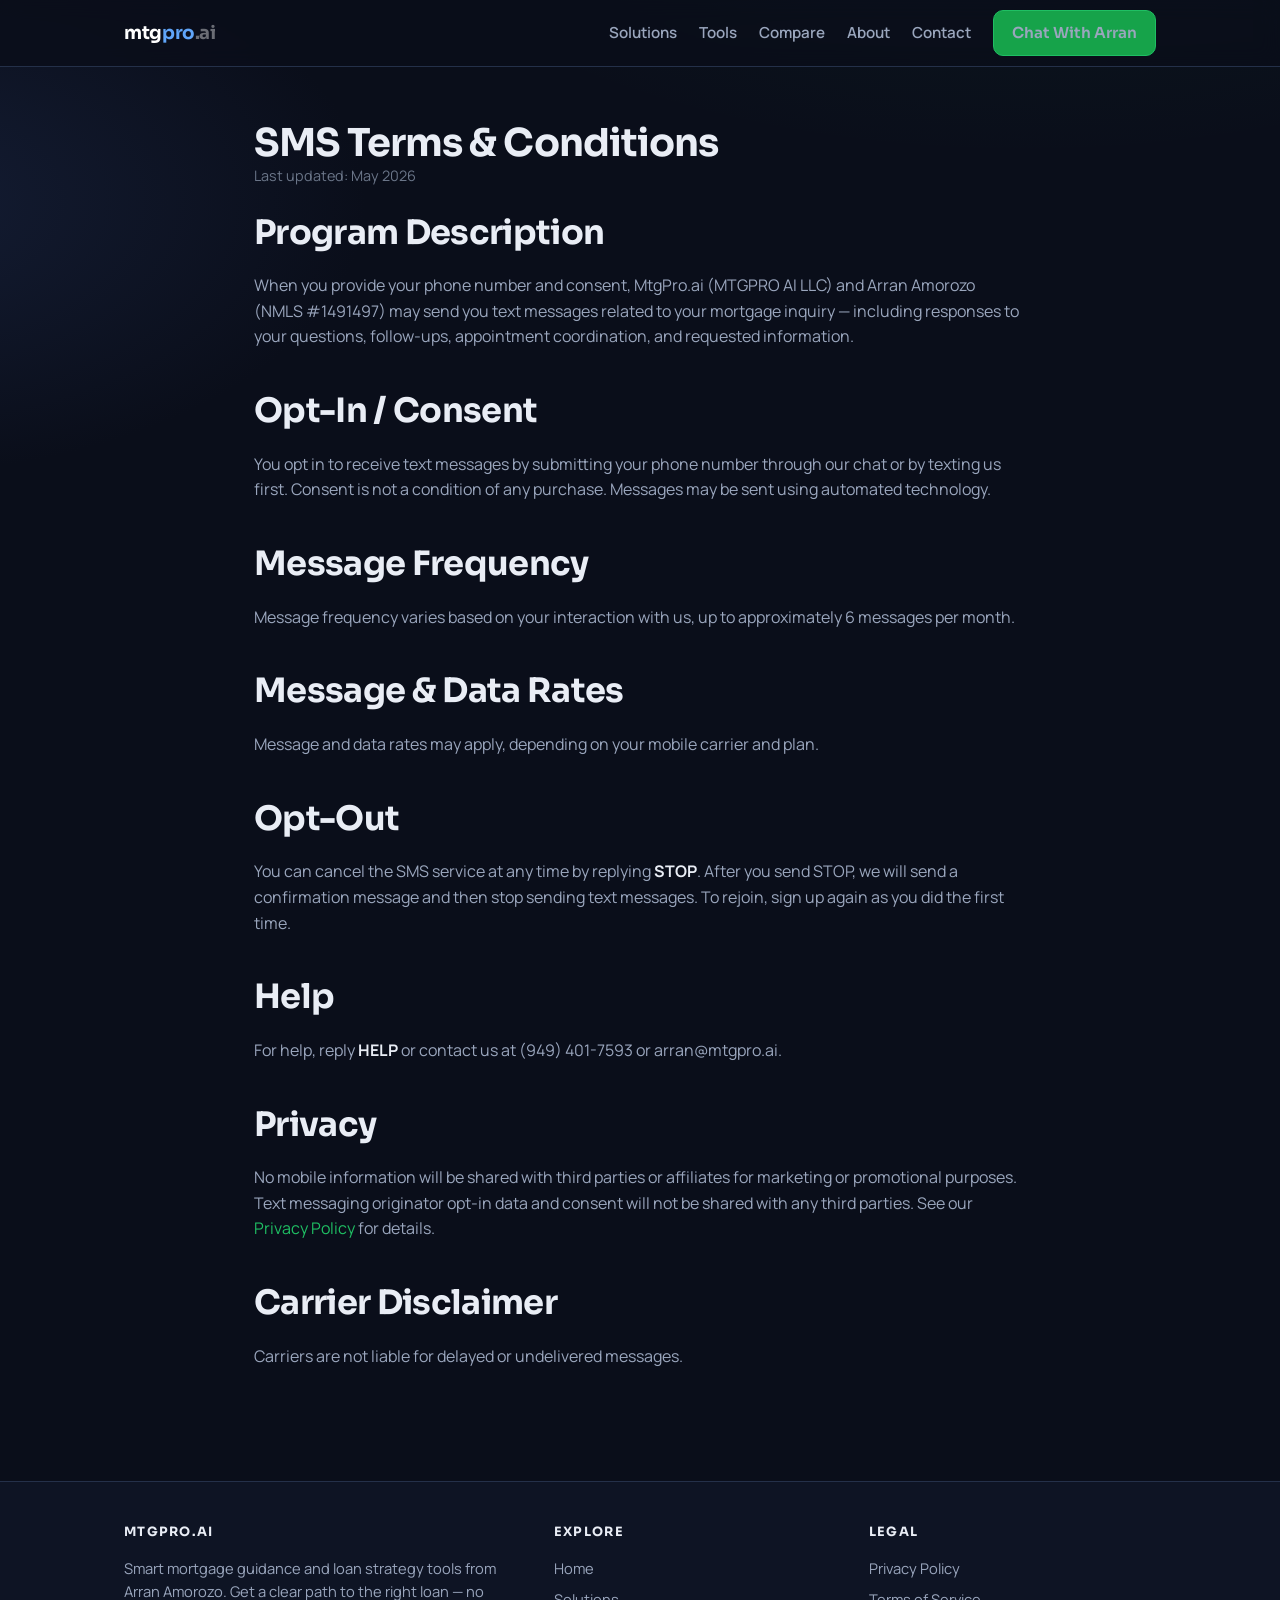
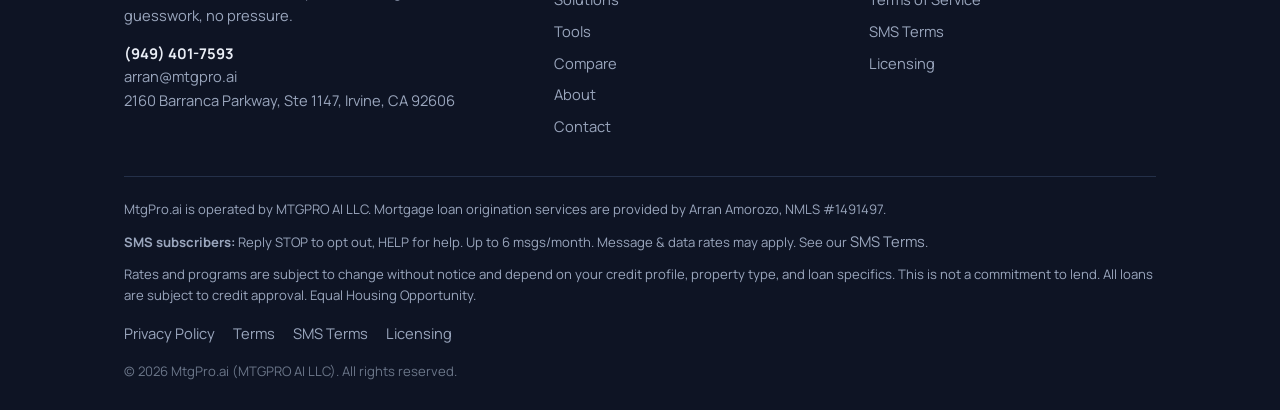
<file: sms-terms.html>
<!DOCTYPE html>
<html lang="en">
<head>
<meta charset="utf-8">
<meta name="viewport" content="width=device-width, initial-scale=1">
<title>SMS Terms | MtgPro.ai</title>
<meta name="description" content="MtgPro.ai — smart mortgage guidance from Arran Amorozo. Purchase, refinance, and loan strategy tools.">
<link rel="preconnect" href="https://fonts.googleapis.com">
<link rel="preconnect" href="https://fonts.gstatic.com" crossorigin>
<link href="https://fonts.googleapis.com/css2?family=Sora:wght@400;600;700&family=Manrope:wght@400;500;600;700&display=swap" rel="stylesheet">
<link rel="stylesheet" href="styles.css">
</head>
<body>
<header class="site">
  <div class="wrap nav">
    <a class="brand" href="index.html">mtg<span class="b-pro">pro</span><span class="b-ai">.ai</span></a>
    <nav class="links">
      <a href="solutions.html">Solutions</a><a href="tools.html">Tools</a><a href="compare.html">Compare</a><a href="about.html">About</a><a href="contact.html">Contact</a>
      <a class="btn" href="contact.html">Chat With Arran</a>
    </nav>
  </div>
</header>

<section class="legal">
  <div class="wrap" style="max-width:820px;">
    <h1 style="font-size:clamp(1.8rem,4vw,2.4rem);">SMS Terms &amp; Conditions</h1>
    <p class="updated">Last updated: May 2026</p>

    <h2>Program Description</h2>
    <p>When you provide your phone number and consent, MtgPro.ai (MTGPRO AI LLC) and Arran Amorozo (NMLS #1491497) may send you text messages related to your mortgage inquiry — including responses to your questions, follow-ups, appointment coordination, and requested information.</p>

    <h2>Opt-In / Consent</h2>
    <p>You opt in to receive text messages by submitting your phone number through our chat or by texting us first. Consent is not a condition of any purchase. Messages may be sent using automated technology.</p>

    <h2>Message Frequency</h2>
    <p>Message frequency varies based on your interaction with us, up to approximately 6 messages per month.</p>

    <h2>Message &amp; Data Rates</h2>
    <p>Message and data rates may apply, depending on your mobile carrier and plan.</p>

    <h2>Opt-Out</h2>
    <p>You can cancel the SMS service at any time by replying <strong>STOP</strong>. After you send STOP, we will send a confirmation message and then stop sending text messages. To rejoin, sign up again as you did the first time.</p>

    <h2>Help</h2>
    <p>For help, reply <strong>HELP</strong> or contact us at (949) 401-7593 or arran@mtgpro.ai.</p>

    <h2>Privacy</h2>
    <p>No mobile information will be shared with third parties or affiliates for marketing or promotional purposes. Text messaging originator opt-in data and consent will not be shared with any third parties. See our <a href="privacy.html">Privacy Policy</a> for details.</p>

    <h2>Carrier Disclaimer</h2>
    <p>Carriers are not liable for delayed or undelivered messages.</p>
  </div>
</section>

<footer class="site">
  <div class="wrap">
    <div class="cols">
      <div>
        <h4>MtgPro.ai</h4>
        <p style="font-size:.92rem;">Smart mortgage guidance and loan strategy tools from Arran Amorozo. Get a clear path to the right loan — no guesswork, no pressure.</p>
        <p style="margin-top:14px;font-size:.92rem;"><strong style="color:var(--text)">(949) 401-7593</strong><br>arran@mtgpro.ai<br>2160 Barranca Parkway, Ste 1147, Irvine, CA 92606</p>
      </div>
      <div>
        <h4>Explore</h4>
        <ul>
          <li><a href="index.html">Home</a></li>
          <li><a href="solutions.html">Solutions</a></li>
          <li><a href="tools.html">Tools</a></li>
          <li><a href="compare.html">Compare</a></li>
          <li><a href="about.html">About</a></li>
          <li><a href="contact.html">Contact</a></li>
        </ul>
      </div>
      <div>
        <h4>Legal</h4>
        <ul>
          <li><a href="privacy.html">Privacy Policy</a></li>
          <li><a href="terms.html">Terms of Service</a></li>
          <li><a href="sms-terms.html">SMS Terms</a></li>
          <li><a href="licensing.html">Licensing</a></li>
        </ul>
      </div>
    </div>
    <div class="disclaimer">
      <p>MtgPro.ai is operated by MTGPRO AI LLC. Mortgage loan origination services are provided by Arran Amorozo, NMLS #1491497.</p>
      <p><strong>SMS subscribers:</strong> Reply STOP to opt out, HELP for help. Up to 6 msgs/month. Message &amp; data rates may apply. See our <a href="sms-terms.html">SMS Terms</a>.</p>
      <p>Rates and programs are subject to change without notice and depend on your credit profile, property type, and loan specifics. This is not a commitment to lend. All loans are subject to credit approval. Equal Housing Opportunity.</p>
      <div class="legal-links">
        <a href="privacy.html">Privacy Policy</a>
        <a href="terms.html">Terms</a>
        <a href="sms-terms.html">SMS Terms</a>
        <a href="licensing.html">Licensing</a>
      </div>
      <p class="copy">© 2026 MtgPro.ai (MTGPRO AI LLC). All rights reserved.</p>
    </div>
  </div>
</footer>
<!-- GoHighLevel chat widget -->
<script src="https://widgets.leadconnectorhq.com/loader.js" data-resources-url="https://widgets.leadconnectorhq.com/chat-widget/loader.js" data-widget-id="6a1a5d4ab2d4c061bcd7dcba" data-source="WEB_USER"></script>
</body>
</html>
</file>
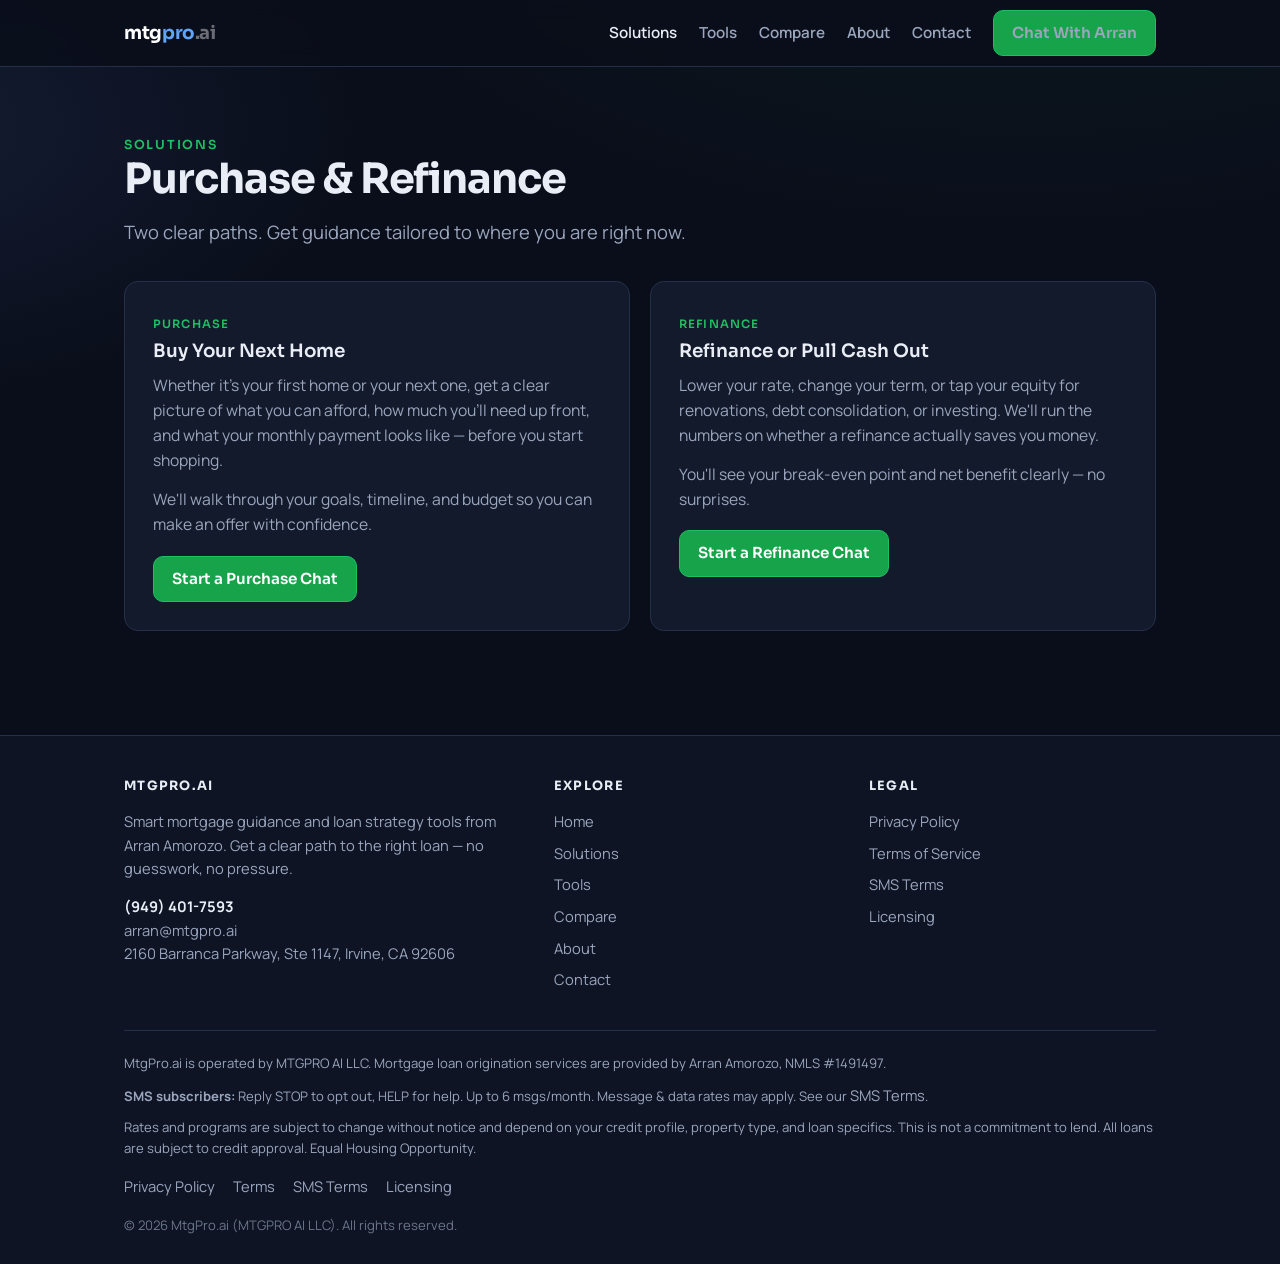
<file: solutions.html>
<!DOCTYPE html>
<html lang="en">
<head>
<meta charset="utf-8">
<meta name="viewport" content="width=device-width, initial-scale=1">
<title>Solutions — Purchase & Refinance | MtgPro.ai</title>
<meta name="description" content="MtgPro.ai — smart mortgage guidance from Arran Amorozo. Purchase, refinance, and loan strategy tools.">
<link rel="preconnect" href="https://fonts.googleapis.com">
<link rel="preconnect" href="https://fonts.gstatic.com" crossorigin>
<link href="https://fonts.googleapis.com/css2?family=Sora:wght@400;600;700&family=Manrope:wght@400;500;600;700&display=swap" rel="stylesheet">
<link rel="stylesheet" href="styles.css">
</head>
<body>
<header class="site">
  <div class="wrap nav">
    <a class="brand" href="index.html">mtg<span class="b-pro">pro</span><span class="b-ai">.ai</span></a>
    <nav class="links">
      <a href="solutions.html" class="active">Solutions</a><a href="tools.html">Tools</a><a href="compare.html">Compare</a><a href="about.html">About</a><a href="contact.html">Contact</a>
      <a class="btn" href="contact.html">Chat With Arran</a>
    </nav>
  </div>
</header>

<section>
  <div class="wrap">
    <span class="eyebrow">Solutions</span>
    <h1 style="font-size:clamp(1.9rem,4vw,2.6rem);">Purchase &amp; Refinance</h1>
    <p class="lead" style="margin-top:16px;">Two clear paths. Get guidance tailored to where you are right now.</p>
    <div class="grid two" style="margin-top:34px;">
      <div class="card">
        <span class="tag">Purchase</span>
        <h3>Buy Your Next Home</h3>
        <p>Whether it's your first home or your next one, get a clear picture of what you can afford, how much you'll need up front, and what your monthly payment looks like — before you start shopping.</p>
        <p>We'll walk through your goals, timeline, and budget so you can make an offer with confidence.</p>
        <p style="margin-top:18px;"><a class="btn" href="contact.html">Start a Purchase Chat</a></p>
      </div>
      <div class="card">
        <span class="tag">Refinance</span>
        <h3>Refinance or Pull Cash Out</h3>
        <p>Lower your rate, change your term, or tap your equity for renovations, debt consolidation, or investing. We'll run the numbers on whether a refinance actually saves you money.</p>
        <p>You'll see your break-even point and net benefit clearly — no surprises.</p>
        <p style="margin-top:18px;"><a class="btn" href="contact.html">Start a Refinance Chat</a></p>
      </div>
    </div>
  </div>
</section>

<footer class="site">
  <div class="wrap">
    <div class="cols">
      <div>
        <h4>MtgPro.ai</h4>
        <p style="font-size:.92rem;">Smart mortgage guidance and loan strategy tools from Arran Amorozo. Get a clear path to the right loan — no guesswork, no pressure.</p>
        <p style="margin-top:14px;font-size:.92rem;"><strong style="color:var(--text)">(949) 401-7593</strong><br>arran@mtgpro.ai<br>2160 Barranca Parkway, Ste 1147, Irvine, CA 92606</p>
      </div>
      <div>
        <h4>Explore</h4>
        <ul>
          <li><a href="index.html">Home</a></li>
          <li><a href="solutions.html">Solutions</a></li>
          <li><a href="tools.html">Tools</a></li>
          <li><a href="compare.html">Compare</a></li>
          <li><a href="about.html">About</a></li>
          <li><a href="contact.html">Contact</a></li>
        </ul>
      </div>
      <div>
        <h4>Legal</h4>
        <ul>
          <li><a href="privacy.html">Privacy Policy</a></li>
          <li><a href="terms.html">Terms of Service</a></li>
          <li><a href="sms-terms.html">SMS Terms</a></li>
          <li><a href="licensing.html">Licensing</a></li>
        </ul>
      </div>
    </div>
    <div class="disclaimer">
      <p>MtgPro.ai is operated by MTGPRO AI LLC. Mortgage loan origination services are provided by Arran Amorozo, NMLS #1491497.</p>
      <p><strong>SMS subscribers:</strong> Reply STOP to opt out, HELP for help. Up to 6 msgs/month. Message &amp; data rates may apply. See our <a href="sms-terms.html">SMS Terms</a>.</p>
      <p>Rates and programs are subject to change without notice and depend on your credit profile, property type, and loan specifics. This is not a commitment to lend. All loans are subject to credit approval. Equal Housing Opportunity.</p>
      <div class="legal-links">
        <a href="privacy.html">Privacy Policy</a>
        <a href="terms.html">Terms</a>
        <a href="sms-terms.html">SMS Terms</a>
        <a href="licensing.html">Licensing</a>
      </div>
      <p class="copy">© 2026 MtgPro.ai (MTGPRO AI LLC). All rights reserved.</p>
    </div>
  </div>
</footer>
<!-- GoHighLevel chat widget -->
<script src="https://widgets.leadconnectorhq.com/loader.js" data-resources-url="https://widgets.leadconnectorhq.com/chat-widget/loader.js" data-widget-id="6a1a5d4ab2d4c061bcd7dcba" data-source="WEB_USER"></script>
</body>
</html>
</file>
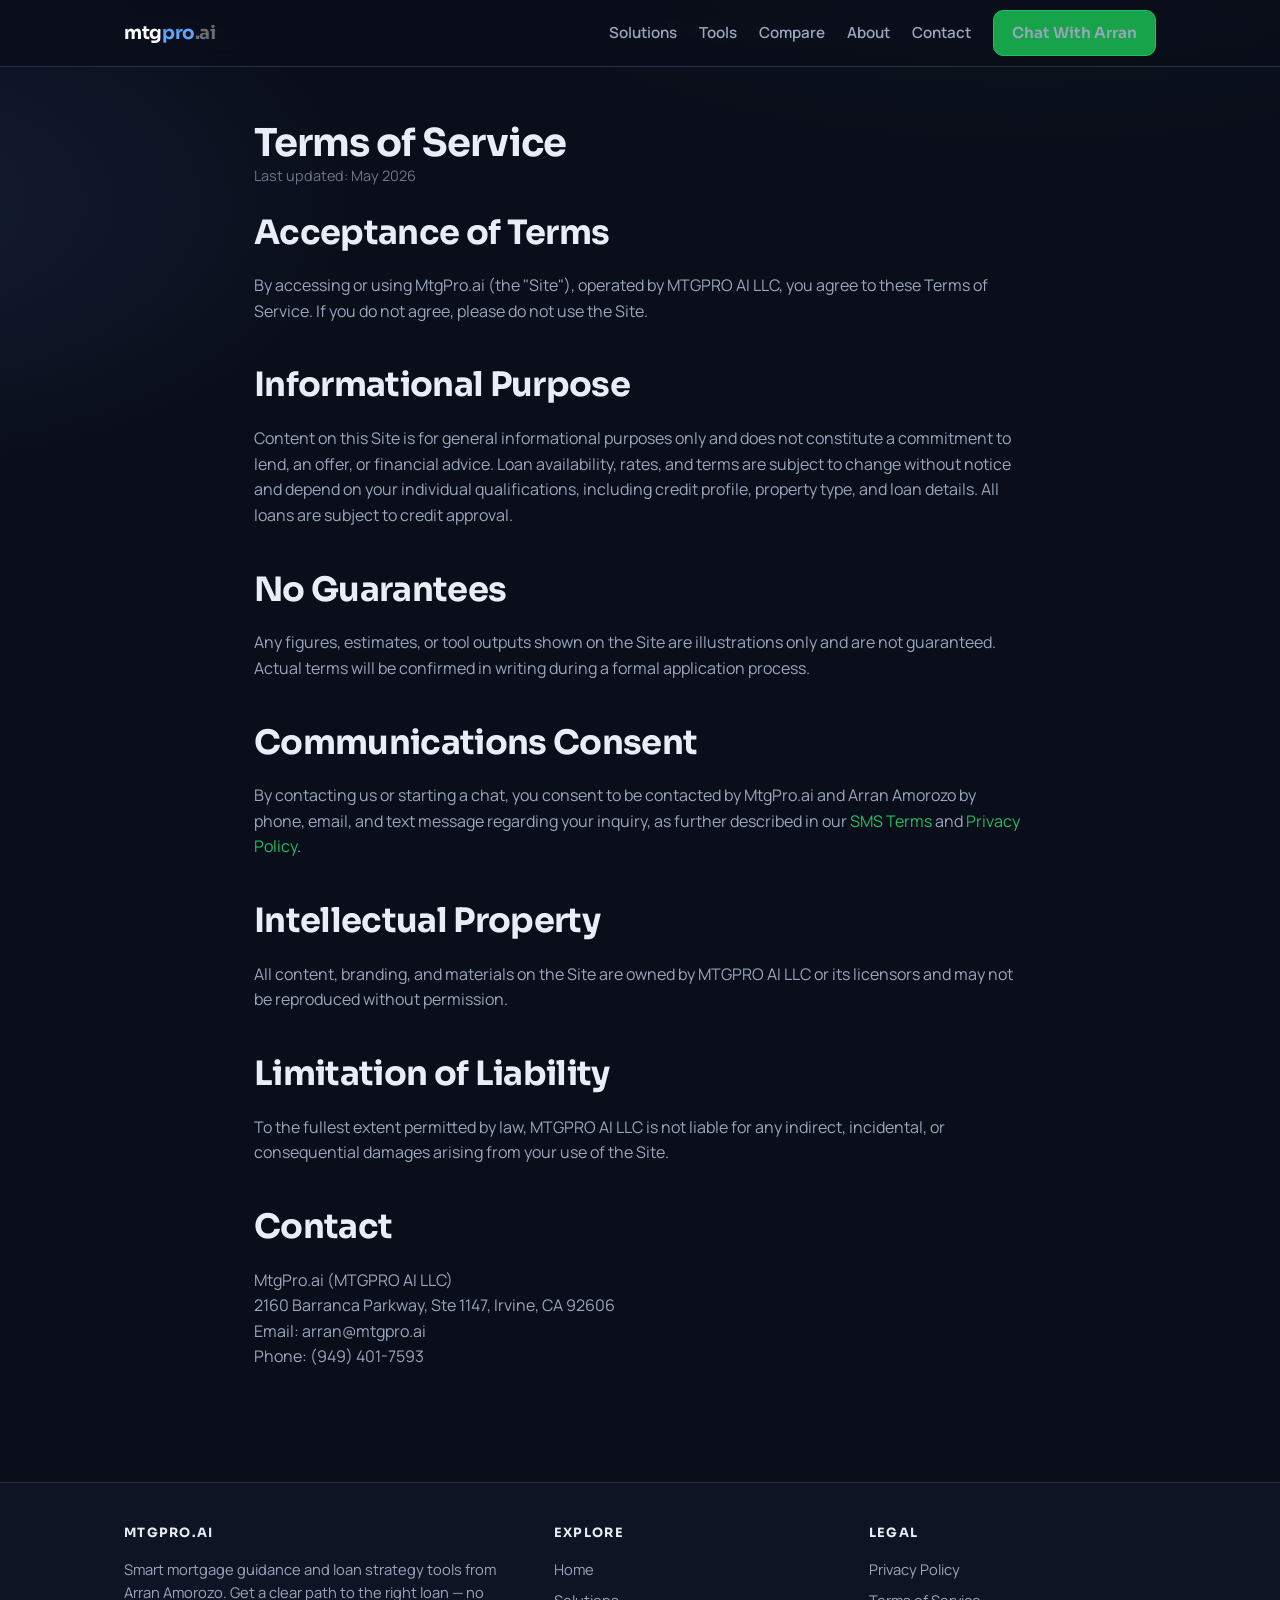
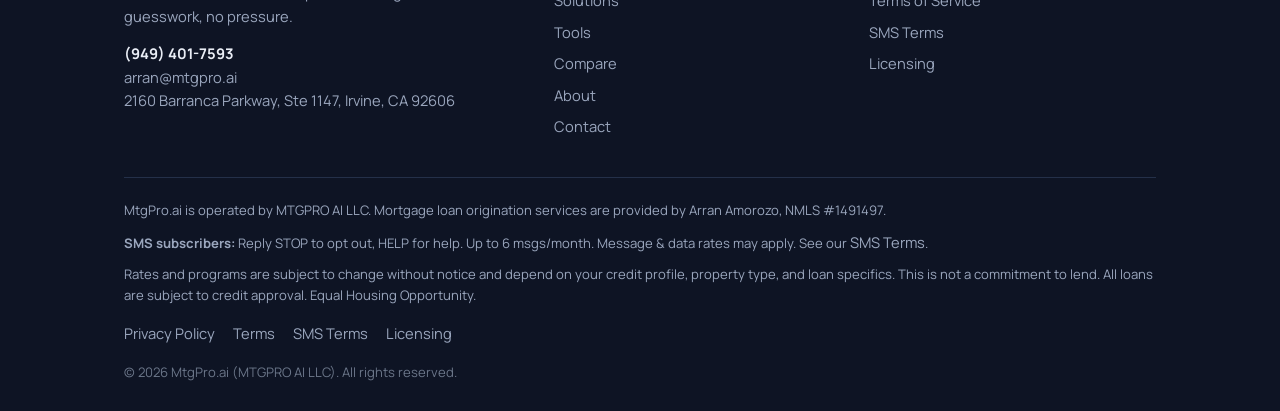
<file: terms.html>
<!DOCTYPE html>
<html lang="en">
<head>
<meta charset="utf-8">
<meta name="viewport" content="width=device-width, initial-scale=1">
<title>Terms of Service | MtgPro.ai</title>
<meta name="description" content="MtgPro.ai — smart mortgage guidance from Arran Amorozo. Purchase, refinance, and loan strategy tools.">
<link rel="preconnect" href="https://fonts.googleapis.com">
<link rel="preconnect" href="https://fonts.gstatic.com" crossorigin>
<link href="https://fonts.googleapis.com/css2?family=Sora:wght@400;600;700&family=Manrope:wght@400;500;600;700&display=swap" rel="stylesheet">
<link rel="stylesheet" href="styles.css">
</head>
<body>
<header class="site">
  <div class="wrap nav">
    <a class="brand" href="index.html">mtg<span class="b-pro">pro</span><span class="b-ai">.ai</span></a>
    <nav class="links">
      <a href="solutions.html">Solutions</a><a href="tools.html">Tools</a><a href="compare.html">Compare</a><a href="about.html">About</a><a href="contact.html">Contact</a>
      <a class="btn" href="contact.html">Chat With Arran</a>
    </nav>
  </div>
</header>

<section class="legal">
  <div class="wrap" style="max-width:820px;">
    <h1 style="font-size:clamp(1.8rem,4vw,2.4rem);">Terms of Service</h1>
    <p class="updated">Last updated: May 2026</p>

    <h2>Acceptance of Terms</h2>
    <p>By accessing or using MtgPro.ai (the "Site"), operated by MTGPRO AI LLC, you agree to these Terms of Service. If you do not agree, please do not use the Site.</p>

    <h2>Informational Purpose</h2>
    <p>Content on this Site is for general informational purposes only and does not constitute a commitment to lend, an offer, or financial advice. Loan availability, rates, and terms are subject to change without notice and depend on your individual qualifications, including credit profile, property type, and loan details. All loans are subject to credit approval.</p>

    <h2>No Guarantees</h2>
    <p>Any figures, estimates, or tool outputs shown on the Site are illustrations only and are not guaranteed. Actual terms will be confirmed in writing during a formal application process.</p>

    <h2>Communications Consent</h2>
    <p>By contacting us or starting a chat, you consent to be contacted by MtgPro.ai and Arran Amorozo by phone, email, and text message regarding your inquiry, as further described in our <a href="sms-terms.html">SMS Terms</a> and <a href="privacy.html">Privacy Policy</a>.</p>

    <h2>Intellectual Property</h2>
    <p>All content, branding, and materials on the Site are owned by MTGPRO AI LLC or its licensors and may not be reproduced without permission.</p>

    <h2>Limitation of Liability</h2>
    <p>To the fullest extent permitted by law, MTGPRO AI LLC is not liable for any indirect, incidental, or consequential damages arising from your use of the Site.</p>

    <h2>Contact</h2>
    <p>MtgPro.ai (MTGPRO AI LLC)<br>2160 Barranca Parkway, Ste 1147, Irvine, CA 92606<br>Email: arran@mtgpro.ai<br>Phone: (949) 401-7593</p>
  </div>
</section>

<footer class="site">
  <div class="wrap">
    <div class="cols">
      <div>
        <h4>MtgPro.ai</h4>
        <p style="font-size:.92rem;">Smart mortgage guidance and loan strategy tools from Arran Amorozo. Get a clear path to the right loan — no guesswork, no pressure.</p>
        <p style="margin-top:14px;font-size:.92rem;"><strong style="color:var(--text)">(949) 401-7593</strong><br>arran@mtgpro.ai<br>2160 Barranca Parkway, Ste 1147, Irvine, CA 92606</p>
      </div>
      <div>
        <h4>Explore</h4>
        <ul>
          <li><a href="index.html">Home</a></li>
          <li><a href="solutions.html">Solutions</a></li>
          <li><a href="tools.html">Tools</a></li>
          <li><a href="compare.html">Compare</a></li>
          <li><a href="about.html">About</a></li>
          <li><a href="contact.html">Contact</a></li>
        </ul>
      </div>
      <div>
        <h4>Legal</h4>
        <ul>
          <li><a href="privacy.html">Privacy Policy</a></li>
          <li><a href="terms.html">Terms of Service</a></li>
          <li><a href="sms-terms.html">SMS Terms</a></li>
          <li><a href="licensing.html">Licensing</a></li>
        </ul>
      </div>
    </div>
    <div class="disclaimer">
      <p>MtgPro.ai is operated by MTGPRO AI LLC. Mortgage loan origination services are provided by Arran Amorozo, NMLS #1491497.</p>
      <p><strong>SMS subscribers:</strong> Reply STOP to opt out, HELP for help. Up to 6 msgs/month. Message &amp; data rates may apply. See our <a href="sms-terms.html">SMS Terms</a>.</p>
      <p>Rates and programs are subject to change without notice and depend on your credit profile, property type, and loan specifics. This is not a commitment to lend. All loans are subject to credit approval. Equal Housing Opportunity.</p>
      <div class="legal-links">
        <a href="privacy.html">Privacy Policy</a>
        <a href="terms.html">Terms</a>
        <a href="sms-terms.html">SMS Terms</a>
        <a href="licensing.html">Licensing</a>
      </div>
      <p class="copy">© 2026 MtgPro.ai (MTGPRO AI LLC). All rights reserved.</p>
    </div>
  </div>
</footer>
<!-- GoHighLevel chat widget -->
<script src="https://widgets.leadconnectorhq.com/loader.js" data-resources-url="https://widgets.leadconnectorhq.com/chat-widget/loader.js" data-widget-id="6a1a5d4ab2d4c061bcd7dcba" data-source="WEB_USER"></script>
</body>
</html>
</file>
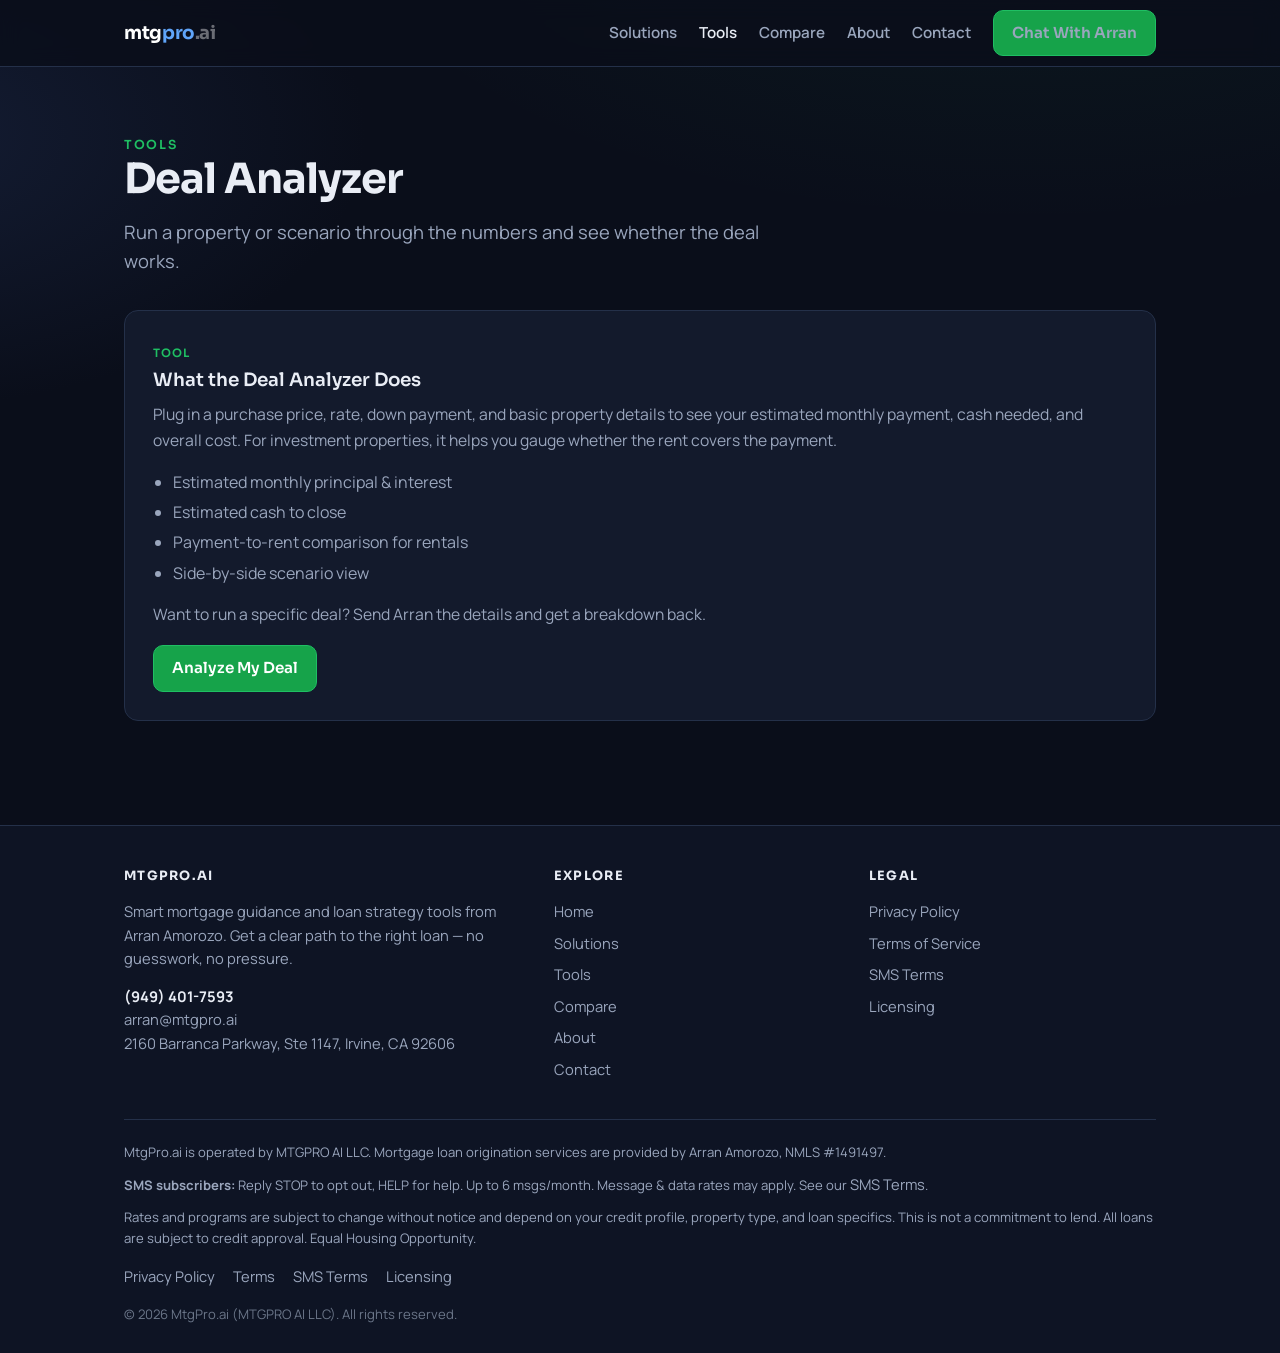
<file: tools.html>
<!DOCTYPE html>
<html lang="en">
<head>
<meta charset="utf-8">
<meta name="viewport" content="width=device-width, initial-scale=1">
<title>Tools — Deal Analyzer | MtgPro.ai</title>
<meta name="description" content="MtgPro.ai — smart mortgage guidance from Arran Amorozo. Purchase, refinance, and loan strategy tools.">
<link rel="preconnect" href="https://fonts.googleapis.com">
<link rel="preconnect" href="https://fonts.gstatic.com" crossorigin>
<link href="https://fonts.googleapis.com/css2?family=Sora:wght@400;600;700&family=Manrope:wght@400;500;600;700&display=swap" rel="stylesheet">
<link rel="stylesheet" href="styles.css">
</head>
<body>
<header class="site">
  <div class="wrap nav">
    <a class="brand" href="index.html">mtg<span class="b-pro">pro</span><span class="b-ai">.ai</span></a>
    <nav class="links">
      <a href="solutions.html">Solutions</a><a href="tools.html" class="active">Tools</a><a href="compare.html">Compare</a><a href="about.html">About</a><a href="contact.html">Contact</a>
      <a class="btn" href="contact.html">Chat With Arran</a>
    </nav>
  </div>
</header>

<section>
  <div class="wrap">
    <span class="eyebrow">Tools</span>
    <h1 style="font-size:clamp(1.9rem,4vw,2.6rem);">Deal Analyzer</h1>
    <p class="lead" style="margin-top:16px;">Run a property or scenario through the numbers and see whether the deal works.</p>
    <div class="card" style="margin-top:34px;">
      <span class="tag">Tool</span>
      <h3>What the Deal Analyzer Does</h3>
      <p>Plug in a purchase price, rate, down payment, and basic property details to see your estimated monthly payment, cash needed, and overall cost. For investment properties, it helps you gauge whether the rent covers the payment.</p>
      <ul style="color:var(--muted);margin:14px 0 14px 20px;line-height:1.9;">
        <li>Estimated monthly principal &amp; interest</li>
        <li>Estimated cash to close</li>
        <li>Payment-to-rent comparison for rentals</li>
        <li>Side-by-side scenario view</li>
      </ul>
      <p>Want to run a specific deal? Send Arran the details and get a breakdown back.</p>
      <p style="margin-top:18px;"><a class="btn" href="contact.html">Analyze My Deal</a></p>
    </div>
  </div>
</section>

<footer class="site">
  <div class="wrap">
    <div class="cols">
      <div>
        <h4>MtgPro.ai</h4>
        <p style="font-size:.92rem;">Smart mortgage guidance and loan strategy tools from Arran Amorozo. Get a clear path to the right loan — no guesswork, no pressure.</p>
        <p style="margin-top:14px;font-size:.92rem;"><strong style="color:var(--text)">(949) 401-7593</strong><br>arran@mtgpro.ai<br>2160 Barranca Parkway, Ste 1147, Irvine, CA 92606</p>
      </div>
      <div>
        <h4>Explore</h4>
        <ul>
          <li><a href="index.html">Home</a></li>
          <li><a href="solutions.html">Solutions</a></li>
          <li><a href="tools.html">Tools</a></li>
          <li><a href="compare.html">Compare</a></li>
          <li><a href="about.html">About</a></li>
          <li><a href="contact.html">Contact</a></li>
        </ul>
      </div>
      <div>
        <h4>Legal</h4>
        <ul>
          <li><a href="privacy.html">Privacy Policy</a></li>
          <li><a href="terms.html">Terms of Service</a></li>
          <li><a href="sms-terms.html">SMS Terms</a></li>
          <li><a href="licensing.html">Licensing</a></li>
        </ul>
      </div>
    </div>
    <div class="disclaimer">
      <p>MtgPro.ai is operated by MTGPRO AI LLC. Mortgage loan origination services are provided by Arran Amorozo, NMLS #1491497.</p>
      <p><strong>SMS subscribers:</strong> Reply STOP to opt out, HELP for help. Up to 6 msgs/month. Message &amp; data rates may apply. See our <a href="sms-terms.html">SMS Terms</a>.</p>
      <p>Rates and programs are subject to change without notice and depend on your credit profile, property type, and loan specifics. This is not a commitment to lend. All loans are subject to credit approval. Equal Housing Opportunity.</p>
      <div class="legal-links">
        <a href="privacy.html">Privacy Policy</a>
        <a href="terms.html">Terms</a>
        <a href="sms-terms.html">SMS Terms</a>
        <a href="licensing.html">Licensing</a>
      </div>
      <p class="copy">© 2026 MtgPro.ai (MTGPRO AI LLC). All rights reserved.</p>
    </div>
  </div>
</footer>
<!-- GoHighLevel chat widget -->
<script src="https://widgets.leadconnectorhq.com/loader.js" data-resources-url="https://widgets.leadconnectorhq.com/chat-widget/loader.js" data-widget-id="6a1a5d4ab2d4c061bcd7dcba" data-source="WEB_USER"></script>
</body>
</html>
</file>
<file: styles.css>
/* ===========================================================
   MtgPro.ai — /arran  | Shared stylesheet (A2P approval site)
   Dark navy + green accent. Self-contained, no frameworks.
   =========================================================== */

:root {
  --bg:        #0a0e1a;
  --bg-2:      #0e1424;
  --surface:   #131a2c;
  --surface-2: #182142;
  --border:    #243049;
  --text:      #e9edf5;
  --muted:     #9aa6bd;
  --faint:     #6b7689;
  --accent:    #16a34a;   /* green CTA, matches site */
  --accent-2:  #1fbf63;
  --navy:      #1b2746;
  --radius:    14px;
  --maxw:      1080px;
  --font-head: "Sora", system-ui, sans-serif;
  --font-body: "Manrope", system-ui, sans-serif;
}

* { box-sizing: border-box; margin: 0; padding: 0; }

html { scroll-behavior: smooth; }

body {
  font-family: var(--font-body);
  background:
    radial-gradient(1200px 600px at 80% -10%, rgba(31,191,99,0.07), transparent 60%),
    radial-gradient(900px 500px at -10% 10%, rgba(27,39,70,0.6), transparent 55%),
    var(--bg);
  color: var(--text);
  line-height: 1.6;
  -webkit-font-smoothing: antialiased;
}

.wrap { max-width: var(--maxw); margin: 0 auto; padding: 0 24px; }

a { color: var(--accent-2); text-decoration: none; }
a:hover { text-decoration: underline; }

/* ---------- Header / nav ---------- */
header.site {
  position: sticky; top: 0; z-index: 50;
  background: rgba(10,14,26,0.82);
  backdrop-filter: blur(10px);
  border-bottom: 1px solid var(--border);
}
.nav {
  display: flex; align-items: center; gap: 28px;
  height: 66px;
}
.brand {
  font-family: var(--font-head);
  font-weight: 700; font-size: 1.15rem;
  color: #ffffff; letter-spacing: -0.02em;
}
.brand .b-pro { color: #60a5fa; }
.brand .b-ai  { color: rgba(255,255,255,0.40); }
.nav .links { display: flex; gap: 22px; margin-left: auto; align-items: center; }
.nav .links a { color: var(--muted); font-weight: 600; font-size: 0.95rem; }
.nav .links a:hover, .nav .links a.active { color: var(--text); text-decoration: none; }
.btn {
  display: inline-block; font-family: var(--font-head);
  font-weight: 600; font-size: 0.95rem;
  background: var(--accent); color: #fff;
  padding: 10px 18px; border-radius: 10px;
  border: 1px solid var(--accent-2);
  transition: transform .12s ease, background .12s ease;
}
.btn:hover { background: var(--accent-2); text-decoration: none; transform: translateY(-1px); }
.btn.ghost { background: transparent; color: var(--text); border: 1px solid var(--border); }
.btn.ghost:hover { background: var(--surface-2); }

/* ---------- Sections ---------- */
section { padding: 64px 0; }
.eyebrow {
  font-family: var(--font-head); text-transform: uppercase;
  letter-spacing: 0.14em; font-size: 0.78rem; font-weight: 600;
  color: var(--accent-2); margin-bottom: 12px;
}
h1 { font-family: var(--font-head); font-weight: 700; font-size: clamp(2.1rem, 5vw, 3.2rem); line-height: 1.08; letter-spacing: -0.025em; }
h2 { font-family: var(--font-head); font-weight: 700; font-size: clamp(1.5rem, 3.2vw, 2.1rem); letter-spacing: -0.02em; margin-bottom: 14px; }
h3 { font-family: var(--font-head); font-weight: 600; font-size: 1.15rem; margin-bottom: 8px; }
p.lead { font-size: 1.15rem; color: var(--muted); max-width: 640px; }
p { color: var(--muted); }
p + p { margin-top: 14px; }

/* ---------- Hero ---------- */
.hero { padding: 88px 0 64px; }
.pill {
  display: inline-flex; align-items: center; gap: 8px;
  background: var(--surface); border: 1px solid var(--border);
  color: var(--muted); font-size: 0.85rem; font-weight: 600;
  padding: 6px 14px; border-radius: 999px; margin-bottom: 22px;
}
.pill .dot { width: 8px; height: 8px; border-radius: 50%; background: var(--accent-2); }
.hero .cta-row { display: flex; gap: 14px; margin-top: 30px; flex-wrap: wrap; }

/* ---------- Stat strip ---------- */
.stats { display: grid; grid-template-columns: repeat(4, 1fr); gap: 16px; margin-top: 48px; }
.stat { background: var(--surface); border: 1px solid var(--border); border-radius: var(--radius); padding: 22px; text-align: center; }
.stat .n { font-family: var(--font-head); font-size: 1.6rem; font-weight: 700; color: var(--text); }
.stat .l { font-size: 0.85rem; color: var(--muted); margin-top: 4px; }

/* ---------- Cards ---------- */
.grid { display: grid; gap: 20px; }
.grid.two { grid-template-columns: 1fr 1fr; }
.grid.three { grid-template-columns: repeat(3, 1fr); }
.card {
  background: var(--surface); border: 1px solid var(--border);
  border-radius: var(--radius); padding: 28px;
}
.card h3 { color: var(--text); }
.card p { font-size: 0.98rem; }
.card .tag { font-family: var(--font-head); font-size: 0.72rem; font-weight: 600; text-transform: uppercase; letter-spacing: 0.1em; color: var(--accent-2); }

/* ---------- Compare table ---------- */
table.cmp { width: 100%; border-collapse: collapse; background: var(--surface); border: 1px solid var(--border); border-radius: var(--radius); overflow: hidden; }
table.cmp th, table.cmp td { padding: 16px 18px; text-align: left; border-bottom: 1px solid var(--border); font-size: 0.97rem; }
table.cmp thead th { font-family: var(--font-head); background: var(--surface-2); color: var(--text); font-size: 0.9rem; }
table.cmp td { color: var(--muted); }
table.cmp td:first-child { color: var(--text); font-weight: 600; }
table.cmp tr:last-child td { border-bottom: none; }

/* ---------- Contact / chat ---------- */
.contact-grid { display: grid; grid-template-columns: 1.1fr 0.9fr; gap: 24px; align-items: start; }
.info-row { display: flex; gap: 14px; align-items: flex-start; padding: 16px 0; border-bottom: 1px solid var(--border); }
.info-row:last-child { border-bottom: none; }
.info-row .ic { width: 38px; height: 38px; flex: none; border-radius: 10px; background: var(--surface-2); display: grid; place-items: center; color: var(--accent-2); font-size: 1.1rem; }
.info-row .k { font-size: 0.8rem; color: var(--faint); text-transform: uppercase; letter-spacing: 0.08em; }
.info-row .v { color: var(--text); font-weight: 600; }
.chat-card { background: var(--surface); border: 1px solid var(--border); border-radius: var(--radius); padding: 26px; }
.consent { font-size: 0.82rem; color: var(--faint); line-height: 1.5; margin-top: 18px; padding-top: 18px; border-top: 1px solid var(--border); }
.chat-embed { min-height: 120px; border: 1px dashed var(--border); border-radius: 10px; display: grid; place-items: center; text-align: center; color: var(--faint); padding: 22px; margin-top: 8px; font-size: 0.9rem; }

/* ---------- Legal pages ---------- */
.legal { padding: 56px 0 72px; }
.legal h2 { margin-top: 34px; }
.legal h2:first-of-type { margin-top: 18px; }
.legal p, .legal li { color: var(--muted); }
.legal ul { margin: 12px 0 12px 22px; }
.legal li { margin-bottom: 8px; }
.legal .updated { color: var(--faint); font-size: 0.9rem; }
.legal strong { color: var(--text); }

/* ---------- Footer ---------- */
footer.site { border-top: 1px solid var(--border); background: var(--bg-2); padding: 40px 0 28px; margin-top: 40px; }
footer.site .cols { display: grid; grid-template-columns: 1.4fr 1fr 1fr; gap: 28px; }
footer.site h4 { font-family: var(--font-head); font-size: 0.8rem; text-transform: uppercase; letter-spacing: 0.1em; color: var(--text); margin-bottom: 14px; }
footer.site a, footer.site li { color: var(--muted); font-size: 0.92rem; }
footer.site ul { list-style: none; }
footer.site li { margin-bottom: 8px; }
.disclaimer { margin-top: 30px; padding-top: 22px; border-top: 1px solid var(--border); color: var(--faint); font-size: 0.82rem; line-height: 1.6; }
.disclaimer p + p { margin-top: 10px; }
.legal-links { display: flex; gap: 18px; flex-wrap: wrap; margin-top: 16px; font-size: 0.85rem; }
.copy { margin-top: 16px; color: var(--faint); font-size: 0.82rem; }

/* ---------- Responsive ---------- */
@media (max-width: 860px) {
  .nav .links { display: none; }
  .stats { grid-template-columns: 1fr 1fr; }
  .grid.two, .grid.three, .contact-grid { grid-template-columns: 1fr; }
  footer.site .cols { grid-template-columns: 1fr; }
}
</file>
